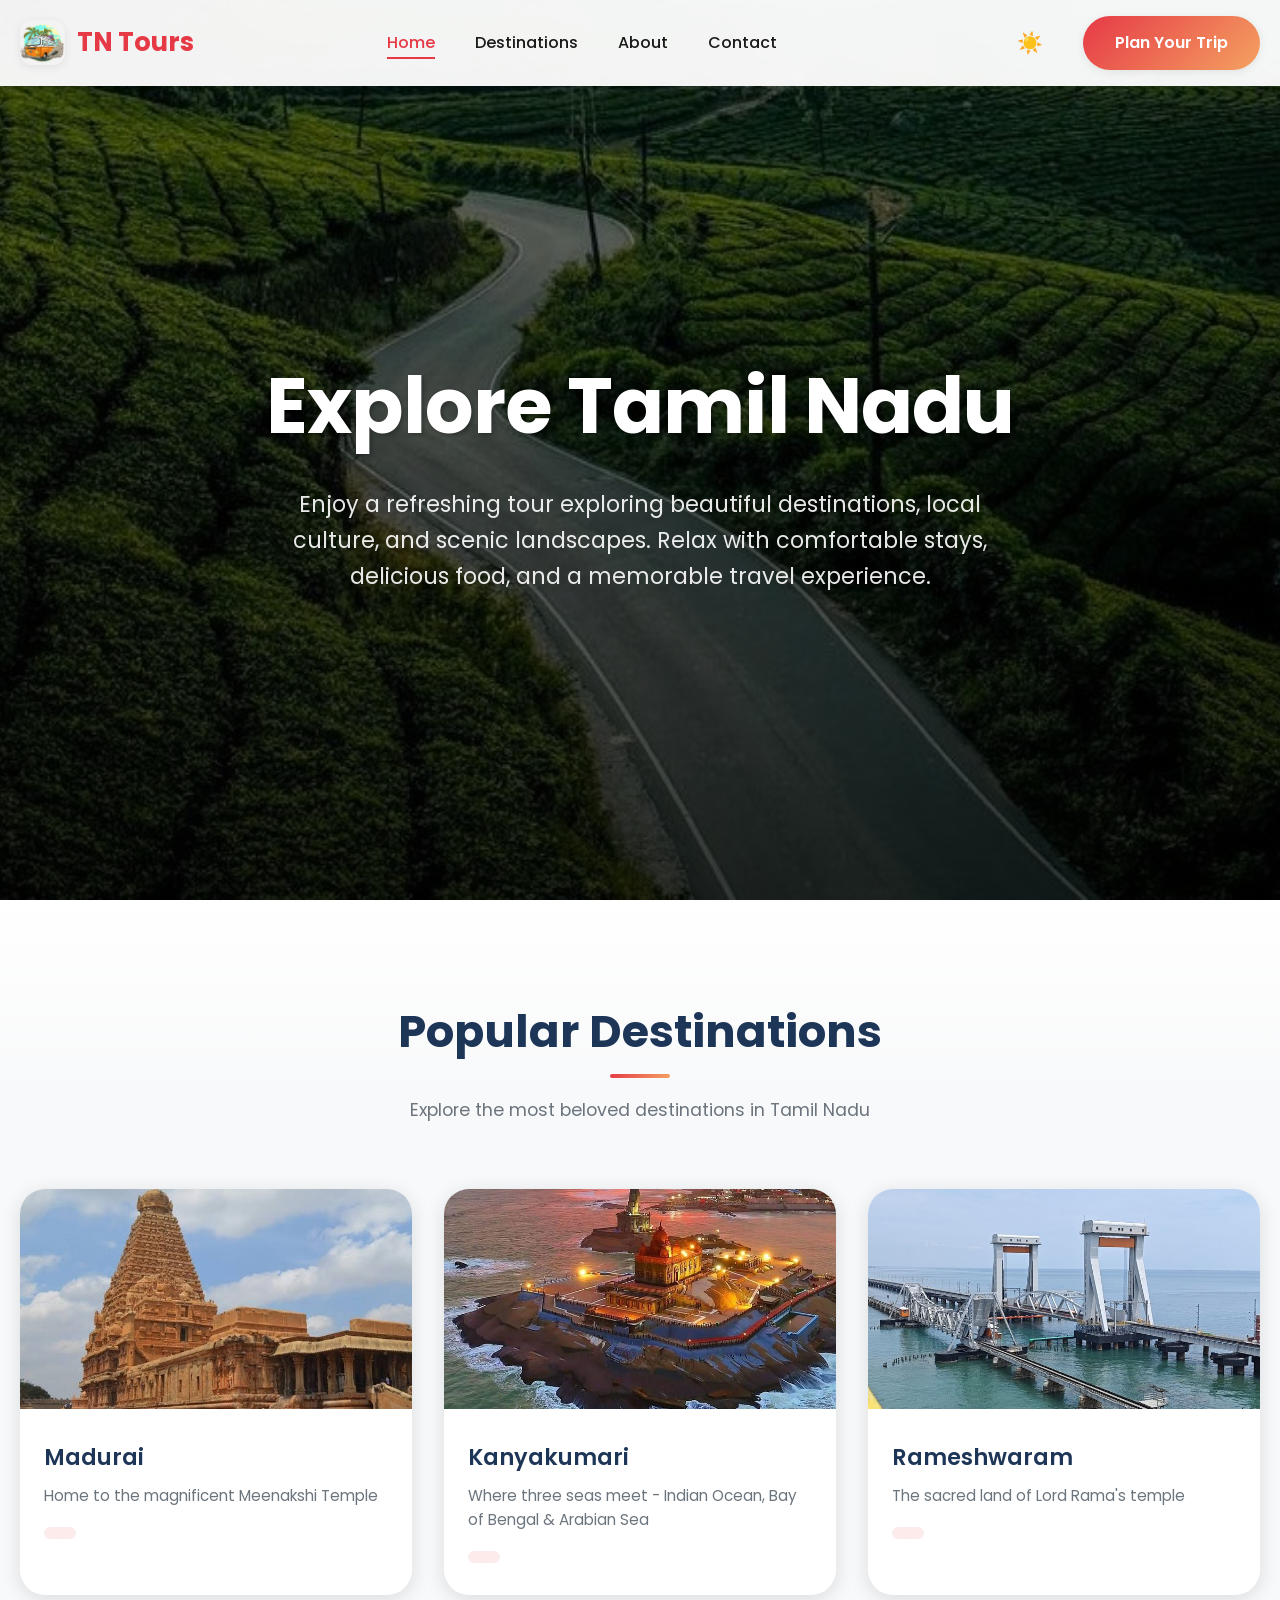
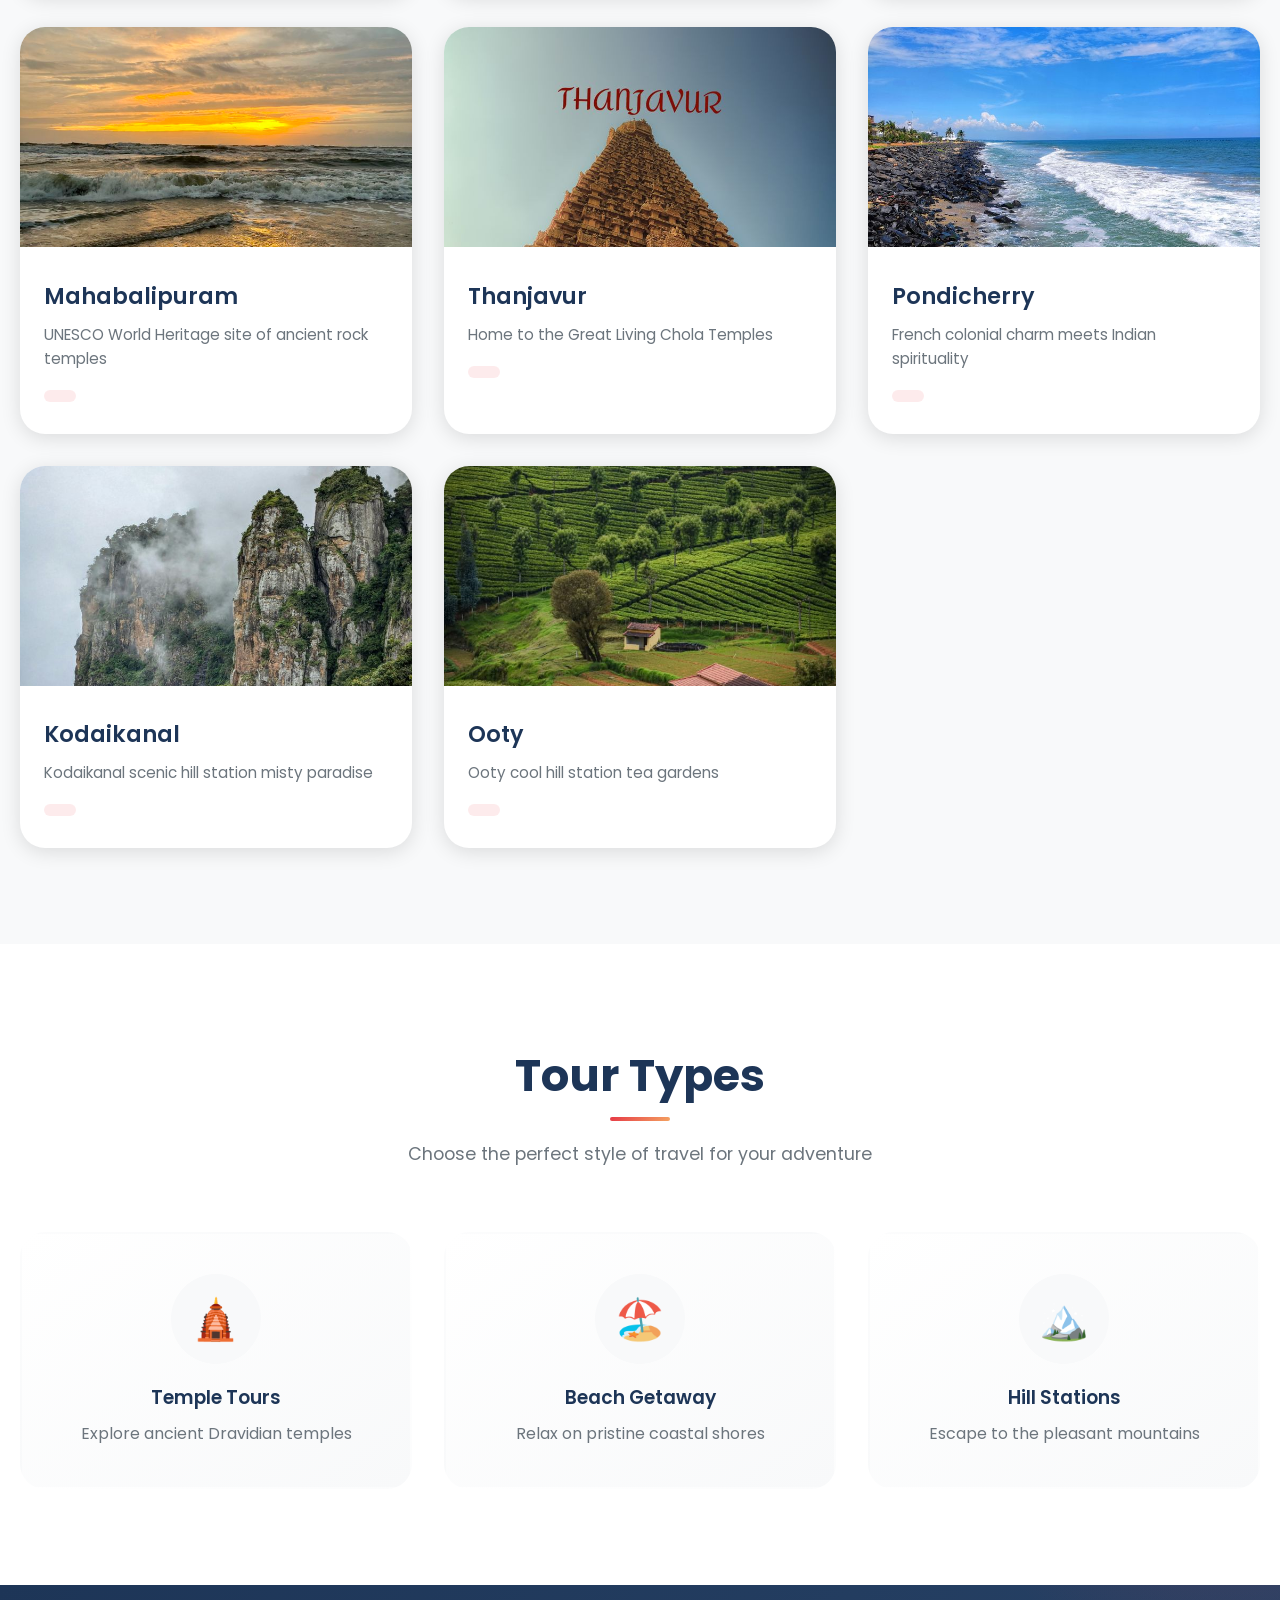
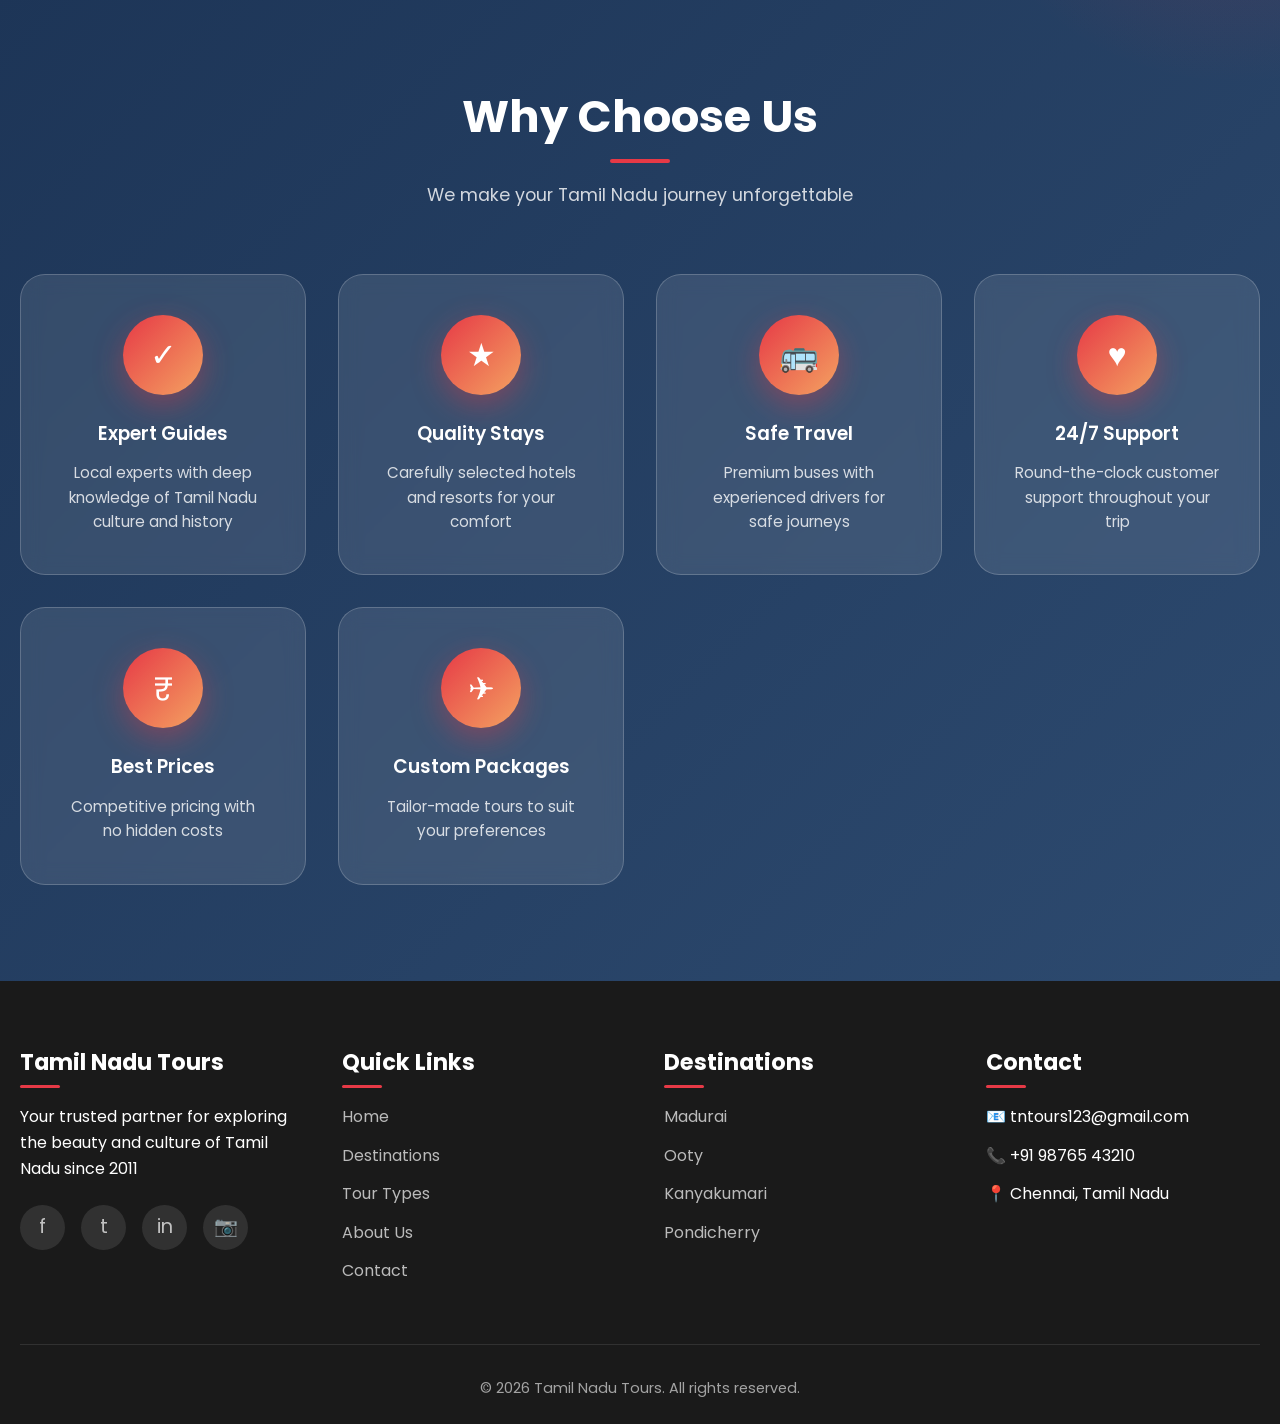
<file: index.html>
<!DOCTYPE html>
<html lang="en">
<head>
    <meta charset="UTF-8">
    <meta name="viewport" content="width=device-width, initial-scale=1.0">
    <title>Tamil Nadu Tour - Explore the Land of Temples</title>
    <meta name="description" content="Discover the ancient temples, pristine beaches, and rich cultural heritage of South India's most enchanting destination">
    <link href="https://fonts.googleapis.com/css2?family=Poppins:wght@300;400;500;600;700&display=swap" rel="stylesheet">
    <link rel="stylesheet" href="./CSS/styles.css">
</head>
<body>
    <div class="loading">
        <div class="loader"></div>
    </div>

    <header>
        <div class="container">
            <nav>
                <a href="./index.html" class="logo">
                    <img src="../IMG/logo.png" alt="Tamil Nadu Tours">
                    TN Tours
                </a>
                <ul class="nav-links">
                    <li><a href="./index.html" class="active">Home</a></li>
                    <li><a href="./index.html#destinations">Destinations</a></li>
                    <li><a href="./PAGES/about.html">About</a></li>
                    <li><a href="./PAGES/contact.html">Contact</a></li>
                    <li><a href="./PAGES/booking.html" class="mobile-cta">Book Now</a></li>
                </ul>
                <div class="nav-actions">
                    <button class="theme-toggle" id="themeToggle" aria-label="Toggle theme">
                        <span class="sun">☀️</span>
                        <span class="moon">🌙</span>
                    </button>
                    <div class="menu-toggle">
                        <span></span>
                        <span></span>
                        <span></span>
                    </div>
                </div>
                <a href="./PAGES/booking.html" class="btn">Plan Your Trip</a>
            </nav>
        </div>
    </header>

    <section class="hero">
        <div class="hero-content">
            <h1>Explore Tamil Nadu</h1>
            <p>Enjoy a refreshing tour exploring beautiful destinations, local culture, and scenic landscapes.
Relax with comfortable stays, delicious food, and a memorable travel experience.</p>
        </div>
    </section>

    <section class="destinations" id="destinations">
        <div class="container">
            <div class="section-title">
                <h2>Popular Destinations</h2>
                <p>Explore the most beloved destinations in Tamil Nadu</p>
            </div>
            
            <div class="destination-grid">
                <div class="destination-card animate-on-scroll stagger-1">
                    <img src="../IMG/Temple.jpg" alt="Madurai">
                    <div class="destination-info">
                        <h3>Madurai</h3>
                        <p>Home to the magnificent Meenakshi Temple</p>
                        <span class="price"></span>
                    </div>
            
                </div>
                
                <div class="destination-card animate-on-scroll stagger-2">
                    <img src="../IMG/Kanyakumari.jpg" alt="Kanyakumari">
                    <div class="destination-info">
                        <h3>Kanyakumari</h3>
                        <p>Where three seas meet - Indian Ocean, Bay of Bengal & Arabian Sea</p>
                        <span class="price"></span>
                    </div>
                </div>
                
                <div class="destination-card animate-on-scroll stagger-3">
                    <img src="../IMG/Rameshwaram.jpg" alt="Rameshwaram">
                    <div class="destination-info">
                        <h3>Rameshwaram</h3>
                        <p>The sacred land of Lord Rama's temple</p>
                        <span class="price"></span>
                    </div>
                </div>
        
                <div class="destination-card animate-on-scroll stagger-4">
                    <img src="../IMG/Mahabalipuram.jpg" alt="Mahabalipuram">
                    <div class="destination-info">
                        <h3>Mahabalipuram</h3>
                        <p>UNESCO World Heritage site of ancient rock temples</p>
                        <span class="price"></span>
                    </div>
                </div>
                
                <div class="destination-card animate-on-scroll stagger-5">
                    <img src="../IMG/Thanjavur.jpg" alt="Thanjavur">
                    <div class="destination-info">
                        <h3>Thanjavur</h3>
                        <p>Home to the Great Living Chola Temples</p>
                        <span class="price"></span>
                    </div>
                </div>
                
                <div class="destination-card animate-on-scroll stagger-6">
                    <img src="../IMG/Pondicherry.jpg" alt="Pondicherry">
                    <div class="destination-info">
                        <h3>Pondicherry</h3>
                        <p>French colonial charm meets Indian spirituality</p>
                        <span class="price"></span>
                    </div>
                </div>

                <div class="destination-card animate-on-scroll stagger-7">
                    <img src="../IMG/Kodaikanal.jpg" alt="Kodaikanal">
                    <div class="destination-info">
                        <h3>Kodaikanal</h3>
                        <p>Kodaikanal scenic hill station misty paradise</p>
                        <span class="price"></span>
                    </div>
                </div>

                <div class="destination-card animate-on-scroll stagger-8">
                    <img src="../IMG/Ooty.jpg" alt="Ooty">
                    <div class="destination-info">
                        <h3>Ooty</h3>
                        <p>Ooty cool hill station tea gardens</p>
                        <span class="price"></span>
                    </div>
                </div>
            </div>
        </div>
    </section>

    <section class="tour-types" id="tour-types">
        <div class="container">
            <div class="section-title">
                <h2>Tour Types</h2>
                <p>Choose the perfect style of travel for your adventure</p>
            </div>

            <div class="type-grid">
                <div class="type-card animate-on-scroll">
                    <span class="icon">🛕</span>
                    <h3>Temple Tours</h3>
                    <p>Explore ancient Dravidian temples</p>
                </div>
                
                <div class="type-card animate-on-scroll">
                    <span class="icon">🏖️</span>
                    <h3>Beach Getaway</h3>
                    <p>Relax on pristine coastal shores</p>
                </div>
                
                <div class="type-card animate-on-scroll">
                    <span class="icon">🏔️</span>
                    <h3>Hill Stations</h3>
                    <p>Escape to the pleasant mountains</p>
                </div>
            </div>
        </div>
    </section>

    <section class="features">
        <div class="container">
            <div class="section-title">
                <h2>Why Choose Us</h2>
                <p>We make your Tamil Nadu journey unforgettable</p>
            </div>
            
            <div class="feature-grid">
                <div class="feature-card animate-on-scroll">
                    <div class="feature-icon">✓</div>
                    <h3>Expert Guides</h3>
                    <p>Local experts with deep knowledge of Tamil Nadu culture and history</p>
                </div>
                
                <div class="feature-card animate-on-scroll">
                    <div class="feature-icon">★</div>
                    <h3>Quality Stays</h3>
                    <p>Carefully selected hotels and resorts for your comfort</p>
                </div>
                
                <div class="feature-card animate-on-scroll">
                    <div class="feature-icon">🚌</div>
                    <h3>Safe Travel</h3>
                    <p>Premium buses with experienced drivers for safe journeys</p>
                </div>
                
                <div class="feature-card animate-on-scroll">
                    <div class="feature-icon">♥</div>
                    <h3>24/7 Support</h3>
                    <p>Round-the-clock customer support throughout your trip</p>
                </div>
                
                <div class="feature-card animate-on-scroll">
                    <div class="feature-icon">₹</div>
                    <h3>Best Prices</h3>
                    <p>Competitive pricing with no hidden costs</p>
                </div>
                
                <div class="feature-card animate-on-scroll">
                    <div class="feature-icon">✈</div>
                    <h3>Custom Packages</h3>
                    <p>Tailor-made tours to suit your preferences</p>
                </div>
            </div>
        </div>
    </section>

    <footer>
        <div class="container">
            <div class="footer-grid">
                <div class="footer-col">
                    <h3>Tamil Nadu Tours</h3>
                    <p>Your trusted partner for exploring the beauty and culture of Tamil Nadu since 2011</p>
                    <div class="social-links">
                        <a href="#">f</a>
                        <a href="#">t</a>
                        <a href="#">in</a>
                        <a href="#">📷</a>
                    </div>
                </div>
                
                <div class="footer-col">
                    <h3>Quick Links</h3>
                    <ul>
                        <li><a href="#">Home</a></li>
                        <li><a href="#destinations">Destinations</a></li>
                        <li><a href="#tour-types">Tour Types</a></li>
                        <li><a href="./PAGES/about.html">About Us</a></li>
                        <li><a href="./PAGES/contact.html">Contact</a></li>
                    </ul>
                </div>
                
                <div class="footer-col">
                    <h3>Destinations</h3>
                    <ul>
                        <li><a href="#">Madurai</a></li>
                        <li><a href="#">Ooty</a></li>
                        <li><a href="#">Kanyakumari</a></li>
                        <li><a href="#">Pondicherry</a></li>
                    </ul>
                </div>
                
                <div class="footer-col">
                    <h3>Contact</h3>
                    <ul>
                        <li>📧 tntours123@gmail.com</li>
                        <li>📞 +91 98765 43210</li>
                        <li>📍 Chennai, Tamil Nadu</li>
                    </ul>
                </div>
            </div>
            
            <div class="footer-bottom">
                <p>© 2026 Tamil Nadu Tours. All rights reserved.</p>
            </div>
        </div>
    </footer>
    <script src="./JS/script.js"></script>
</body>
</html>
</file>
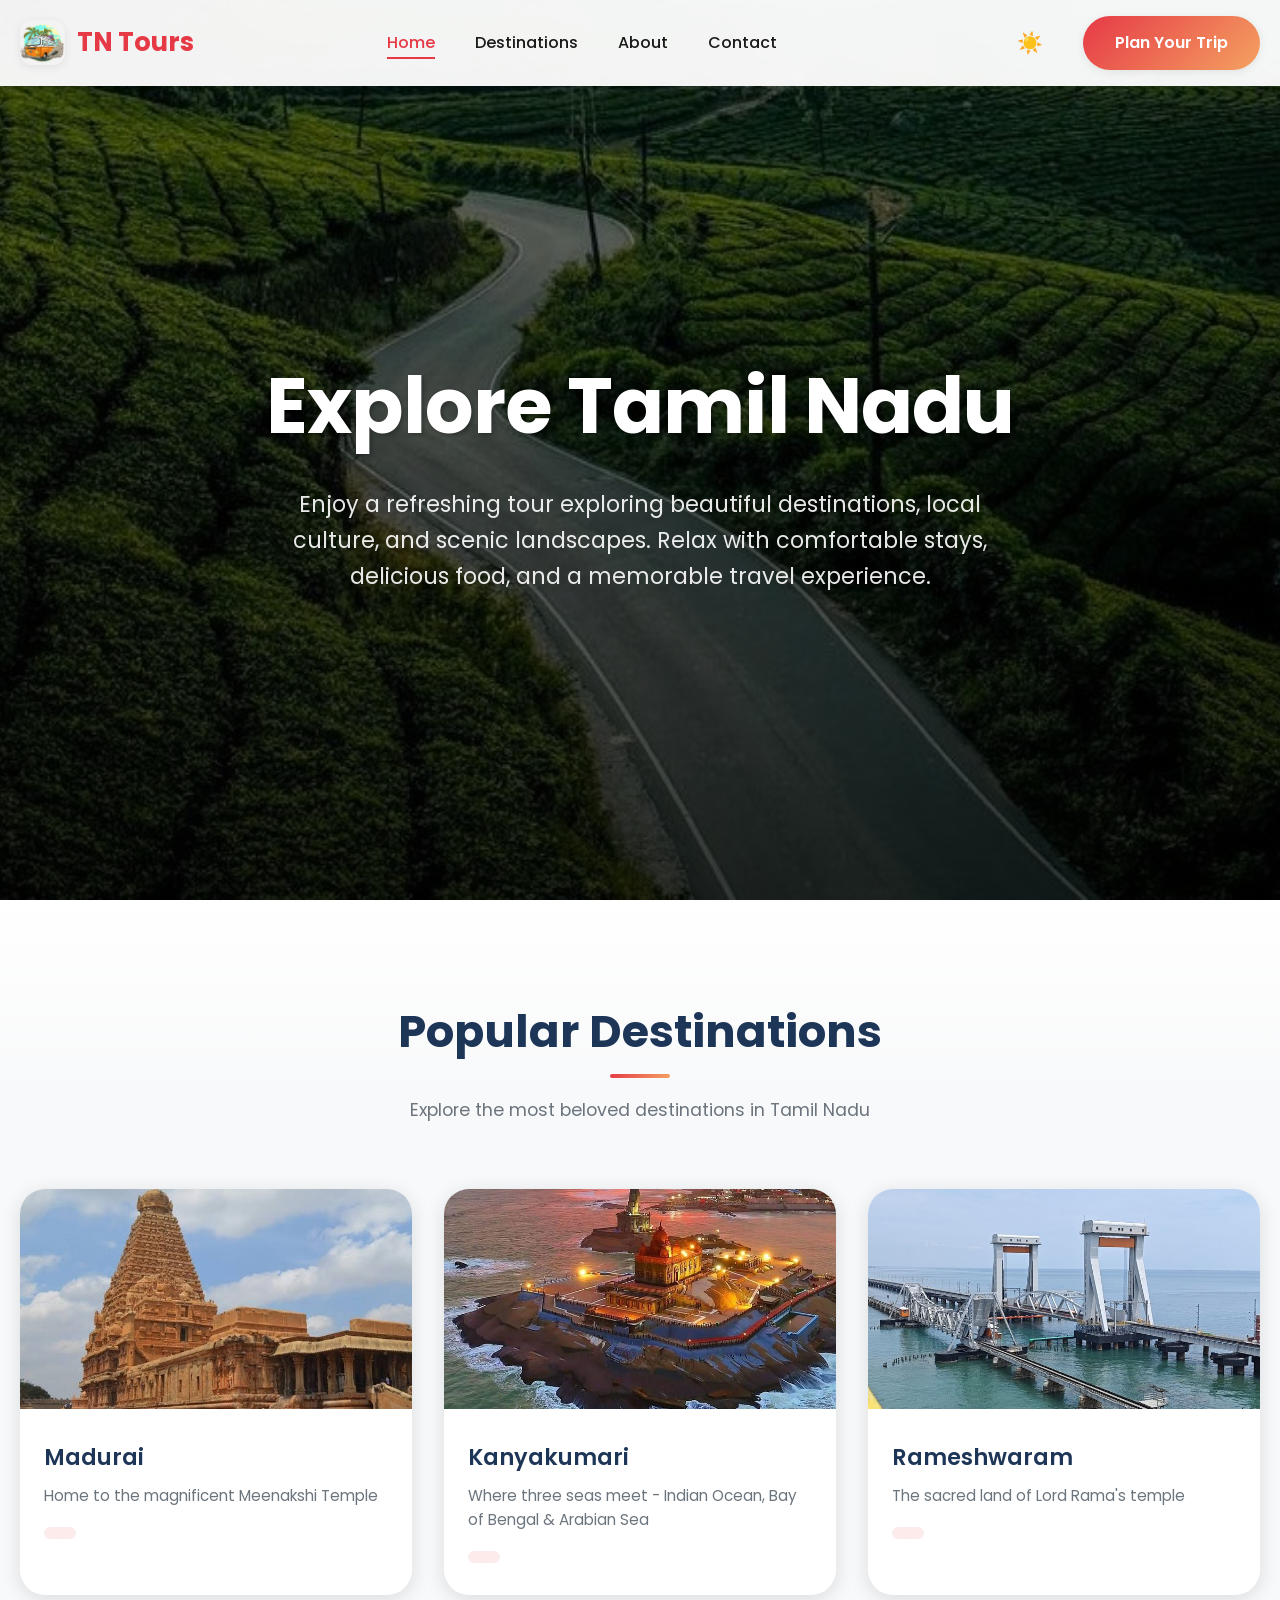
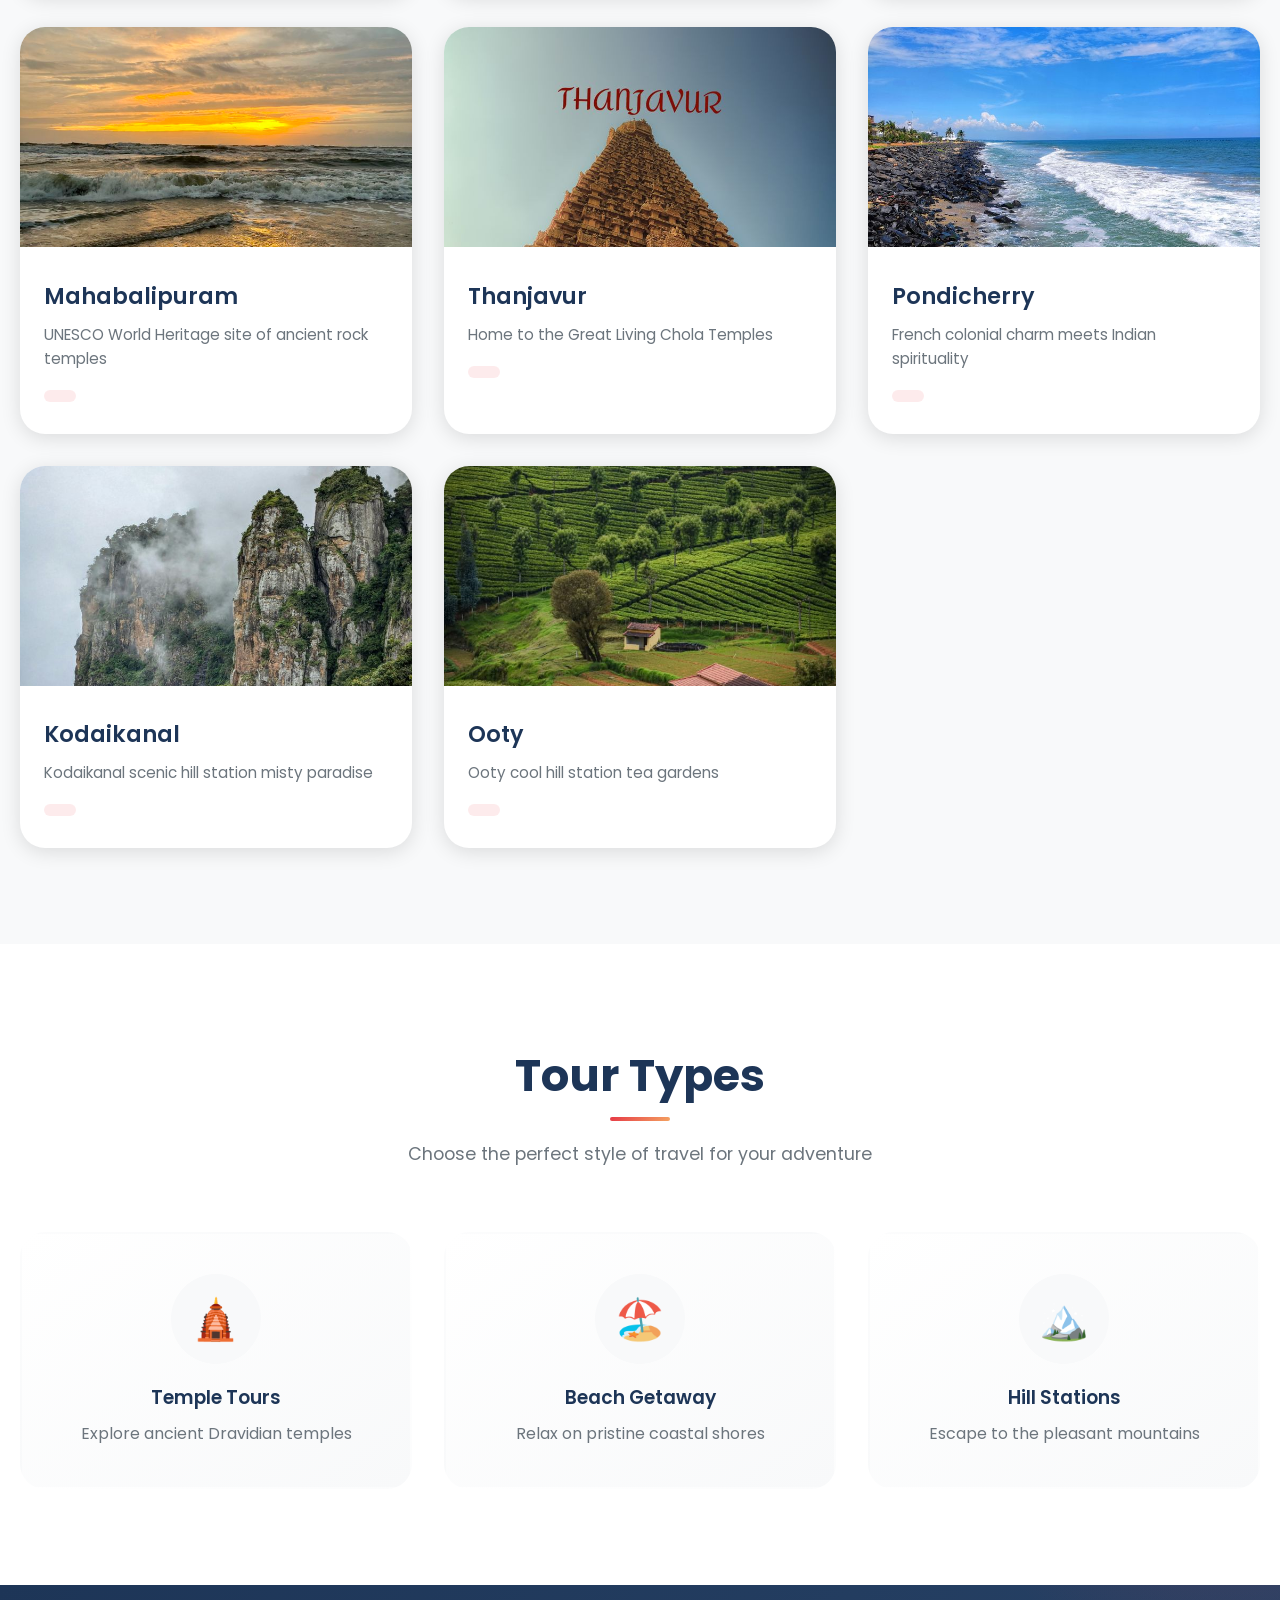
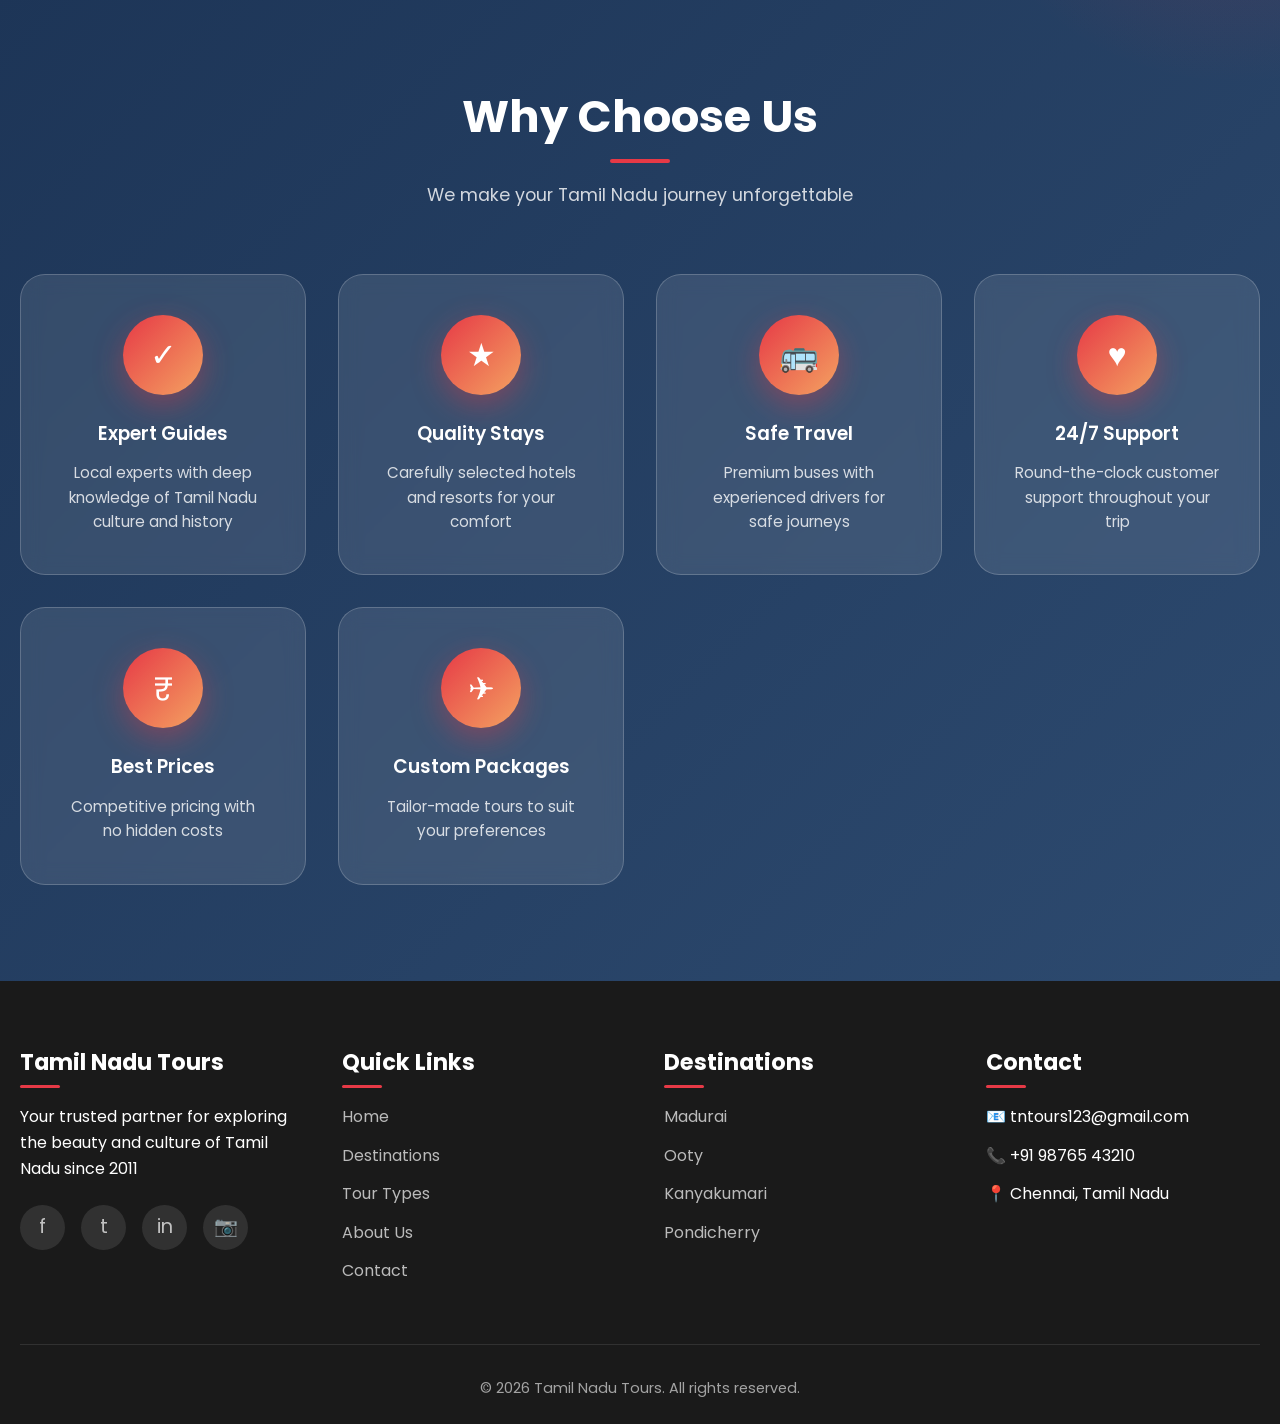
<file: PAGES/index.html>
<!DOCTYPE html>
<html lang="en">
<head>
    <meta charset="UTF-8">
    <meta name="viewport" content="width=device-width, initial-scale=1.0">
    <title>Tamil Nadu Tour - Explore the Land of Temples</title>
    <meta name="description" content="Discover the ancient temples, pristine beaches, and rich cultural heritage of South India's most enchanting destination">
    <link href="https://fonts.googleapis.com/css2?family=Poppins:wght@300;400;500;600;700&display=swap" rel="stylesheet">
    <link rel="stylesheet" href="../CSS/styles.css">
</head>
<body>
    <div class="loading">
        <div class="loader"></div>
    </div>

    <header>
        <div class="container">
            <nav>
                <a href="#" class="logo">
                    <img src="../IMG/logo.png" alt="Tamil Nadu Tours">
                    TN Tours
                </a>
                <ul class="nav-links">
                    <li><a href="index.html" class="active">Home</a></li>
                    <li><a href="#destinations">Destinations</a></li>
                    <li><a href="about.html">About</a></li>
                    <li><a href="contact.html">Contact</a></li>
                    <li><a href="booking.html" class="mobile-cta">Book Now</a></li>
                </ul>
                <div class="nav-actions">
                    <button class="theme-toggle" id="themeToggle" aria-label="Toggle theme">
                        <span class="sun">☀️</span>
                        <span class="moon">🌙</span>
                    </button>
                    <div class="menu-toggle">
                        <span></span>
                        <span></span>
                        <span></span>
                    </div>
                </div>
                <a href="booking.html" class="btn">Plan Your Trip</a>
            </nav>
        </div>
    </header>

    <section class="hero">
        <div class="hero-content">
            <h1>Explore Tamil Nadu</h1>
            <p>Enjoy a refreshing tour exploring beautiful destinations, local culture, and scenic landscapes.
Relax with comfortable stays, delicious food, and a memorable travel experience.</p>
        </div>
    </section>

    <section class="destinations" id="destinations">
        <div class="container">
            <div class="section-title">
                <h2>Popular Destinations</h2>
                <p>Explore the most beloved destinations in Tamil Nadu</p>
            </div>
            
            <div class="destination-grid">
                <div class="destination-card animate-on-scroll stagger-1">
                    <img src="../IMG/Temple.jpg" alt="Madurai">
                    <div class="destination-info">
                        <h3>Madurai</h3>
                        <p>Home to the magnificent Meenakshi Temple</p>
                        <span class="price"></span>
                    </div>
            
                </div>
                
                <div class="destination-card animate-on-scroll stagger-2">
                    <img src="../IMG/Kanyakumari.jpg" alt="Kanyakumari">
                    <div class="destination-info">
                        <h3>Kanyakumari</h3>
                        <p>Where three seas meet - Indian Ocean, Bay of Bengal & Arabian Sea</p>
                        <span class="price"></span>
                    </div>
                </div>
                
                <div class="destination-card animate-on-scroll stagger-3">
                    <img src="../IMG/Rameshwaram.jpg" alt="Rameshwaram">
                    <div class="destination-info">
                        <h3>Rameshwaram</h3>
                        <p>The sacred land of Lord Rama's temple</p>
                        <span class="price"></span>
                    </div>
                </div>
        
                <div class="destination-card animate-on-scroll stagger-4">
                    <img src="../IMG/Mahabalipuram.jpg" alt="Mahabalipuram">
                    <div class="destination-info">
                        <h3>Mahabalipuram</h3>
                        <p>UNESCO World Heritage site of ancient rock temples</p>
                        <span class="price"></span>
                    </div>
                </div>
                
                <div class="destination-card animate-on-scroll stagger-5">
                    <img src="../IMG/Thanjavur.jpg" alt="Thanjavur">
                    <div class="destination-info">
                        <h3>Thanjavur</h3>
                        <p>Home to the Great Living Chola Temples</p>
                        <span class="price"></span>
                    </div>
                </div>
                
                <div class="destination-card animate-on-scroll stagger-6">
                    <img src="../IMG/Pondicherry.jpg" alt="Pondicherry">
                    <div class="destination-info">
                        <h3>Pondicherry</h3>
                        <p>French colonial charm meets Indian spirituality</p>
                        <span class="price"></span>
                    </div>
                </div>

                <div class="destination-card animate-on-scroll stagger-7">
                    <img src="../IMG/Kodaikanal.jpg" alt="Kodaikanal">
                    <div class="destination-info">
                        <h3>Kodaikanal</h3>
                        <p>Kodaikanal scenic hill station misty paradise</p>
                        <span class="price"></span>
                    </div>
                </div>

                <div class="destination-card animate-on-scroll stagger-8">
                    <img src="../IMG/Ooty.jpg" alt="Ooty">
                    <div class="destination-info">
                        <h3>Ooty</h3>
                        <p>Ooty cool hill station tea gardens</p>
                        <span class="price"></span>
                    </div>
                </div>
            </div>
        </div>
    </section>

    <section class="tour-types" id="tour-types">
        <div class="container">
            <div class="section-title">
                <h2>Tour Types</h2>
                <p>Choose the perfect style of travel for your adventure</p>
            </div>

            <div class="type-grid">
                <div class="type-card animate-on-scroll">
                    <span class="icon">🛕</span>
                    <h3>Temple Tours</h3>
                    <p>Explore ancient Dravidian temples</p>
                </div>
                
                <div class="type-card animate-on-scroll">
                    <span class="icon">🏖️</span>
                    <h3>Beach Getaway</h3>
                    <p>Relax on pristine coastal shores</p>
                </div>
                
                <div class="type-card animate-on-scroll">
                    <span class="icon">🏔️</span>
                    <h3>Hill Stations</h3>
                    <p>Escape to the pleasant mountains</p>
                </div>
            </div>
        </div>
    </section>

    <section class="features">
        <div class="container">
            <div class="section-title">
                <h2>Why Choose Us</h2>
                <p>We make your Tamil Nadu journey unforgettable</p>
            </div>
            
            <div class="feature-grid">
                <div class="feature-card animate-on-scroll">
                    <div class="feature-icon">✓</div>
                    <h3>Expert Guides</h3>
                    <p>Local experts with deep knowledge of Tamil Nadu culture and history</p>
                </div>
                
                <div class="feature-card animate-on-scroll">
                    <div class="feature-icon">★</div>
                    <h3>Quality Stays</h3>
                    <p>Carefully selected hotels and resorts for your comfort</p>
                </div>
                
                <div class="feature-card animate-on-scroll">
                    <div class="feature-icon">🚌</div>
                    <h3>Safe Travel</h3>
                    <p>Premium buses with experienced drivers for safe journeys</p>
                </div>
                
                <div class="feature-card animate-on-scroll">
                    <div class="feature-icon">♥</div>
                    <h3>24/7 Support</h3>
                    <p>Round-the-clock customer support throughout your trip</p>
                </div>
                
                <div class="feature-card animate-on-scroll">
                    <div class="feature-icon">₹</div>
                    <h3>Best Prices</h3>
                    <p>Competitive pricing with no hidden costs</p>
                </div>
                
                <div class="feature-card animate-on-scroll">
                    <div class="feature-icon">✈</div>
                    <h3>Custom Packages</h3>
                    <p>Tailor-made tours to suit your preferences</p>
                </div>
            </div>
        </div>
    </section>

    <footer>
        <div class="container">
            <div class="footer-grid">
                <div class="footer-col">
                    <h3>Tamil Nadu Tours</h3>
                    <p>Your trusted partner for exploring the beauty and culture of Tamil Nadu since 2011</p>
                    <div class="social-links">
                        <a href="#">f</a>
                        <a href="#">t</a>
                        <a href="#">in</a>
                        <a href="#">📷</a>
                    </div>
                </div>
                
                <div class="footer-col">
                    <h3>Quick Links</h3>
                    <ul>
                        <li><a href="#">Home</a></li>
                        <li><a href="#destinations">Destinations</a></li>
                        <li><a href="#tour-types">Tour Types</a></li>
                        <li><a href="about.html">About Us</a></li>
                        <li><a href="contact.html">Contact</a></li>
                    </ul>
                </div>
                
                <div class="footer-col">
                    <h3>Destinations</h3>
                    <ul>
                        <li><a href="#">Madurai</a></li>
                        <li><a href="#">Ooty</a></li>
                        <li><a href="#">Kanyakumari</a></li>
                        <li><a href="#">Pondicherry</a></li>
                    </ul>
                </div>
                
                <div class="footer-col">
                    <h3>Contact</h3>
                    <ul>
                        <li>📧 tntours123@gmail.com</li>
                        <li>📞 +91 98765 43210</li>
                        <li>📍 Chennai, Tamil Nadu</li>
                    </ul>
                </div>
            </div>
            
            <div class="footer-bottom">
                <p>© 2026 Tamil Nadu Tours. All rights reserved.</p>
            </div>
        </div>
    </footer>
    <script src="../JS/script.js"></script>
</body>
</html>
</file>
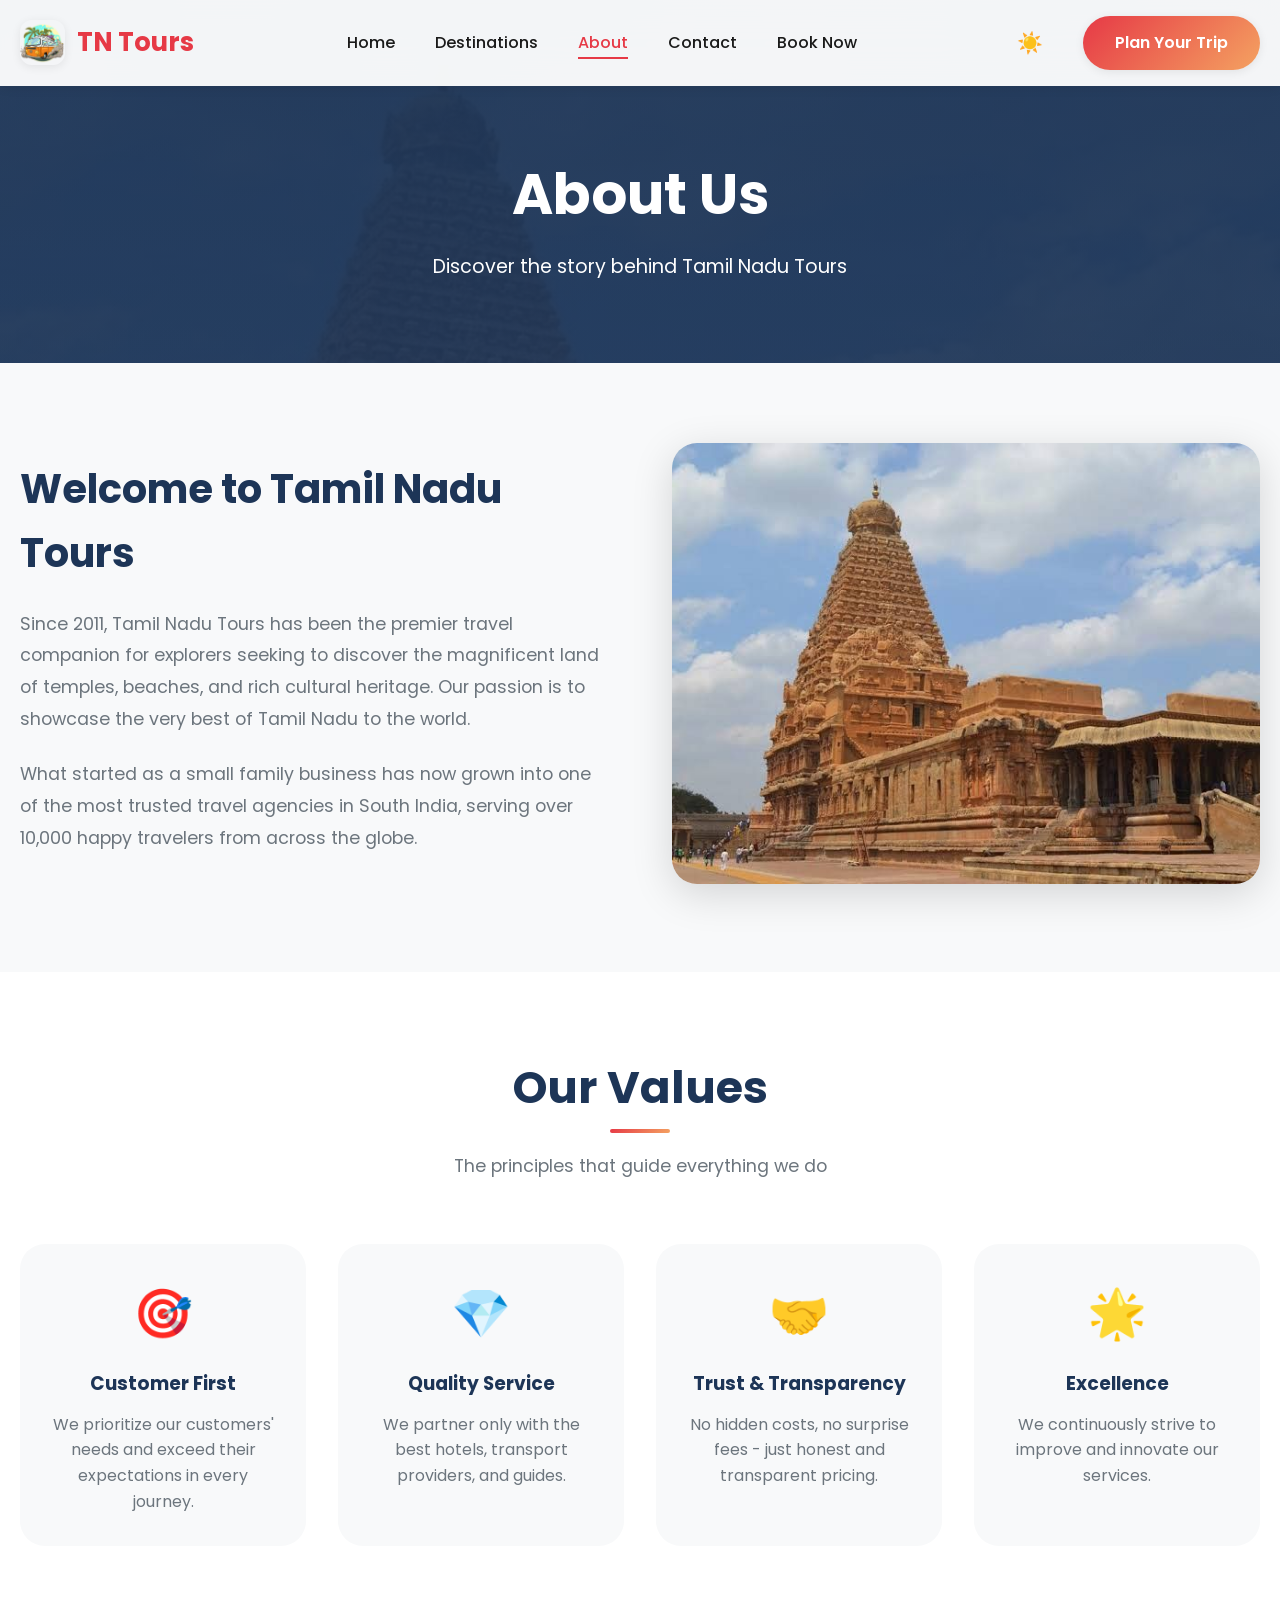
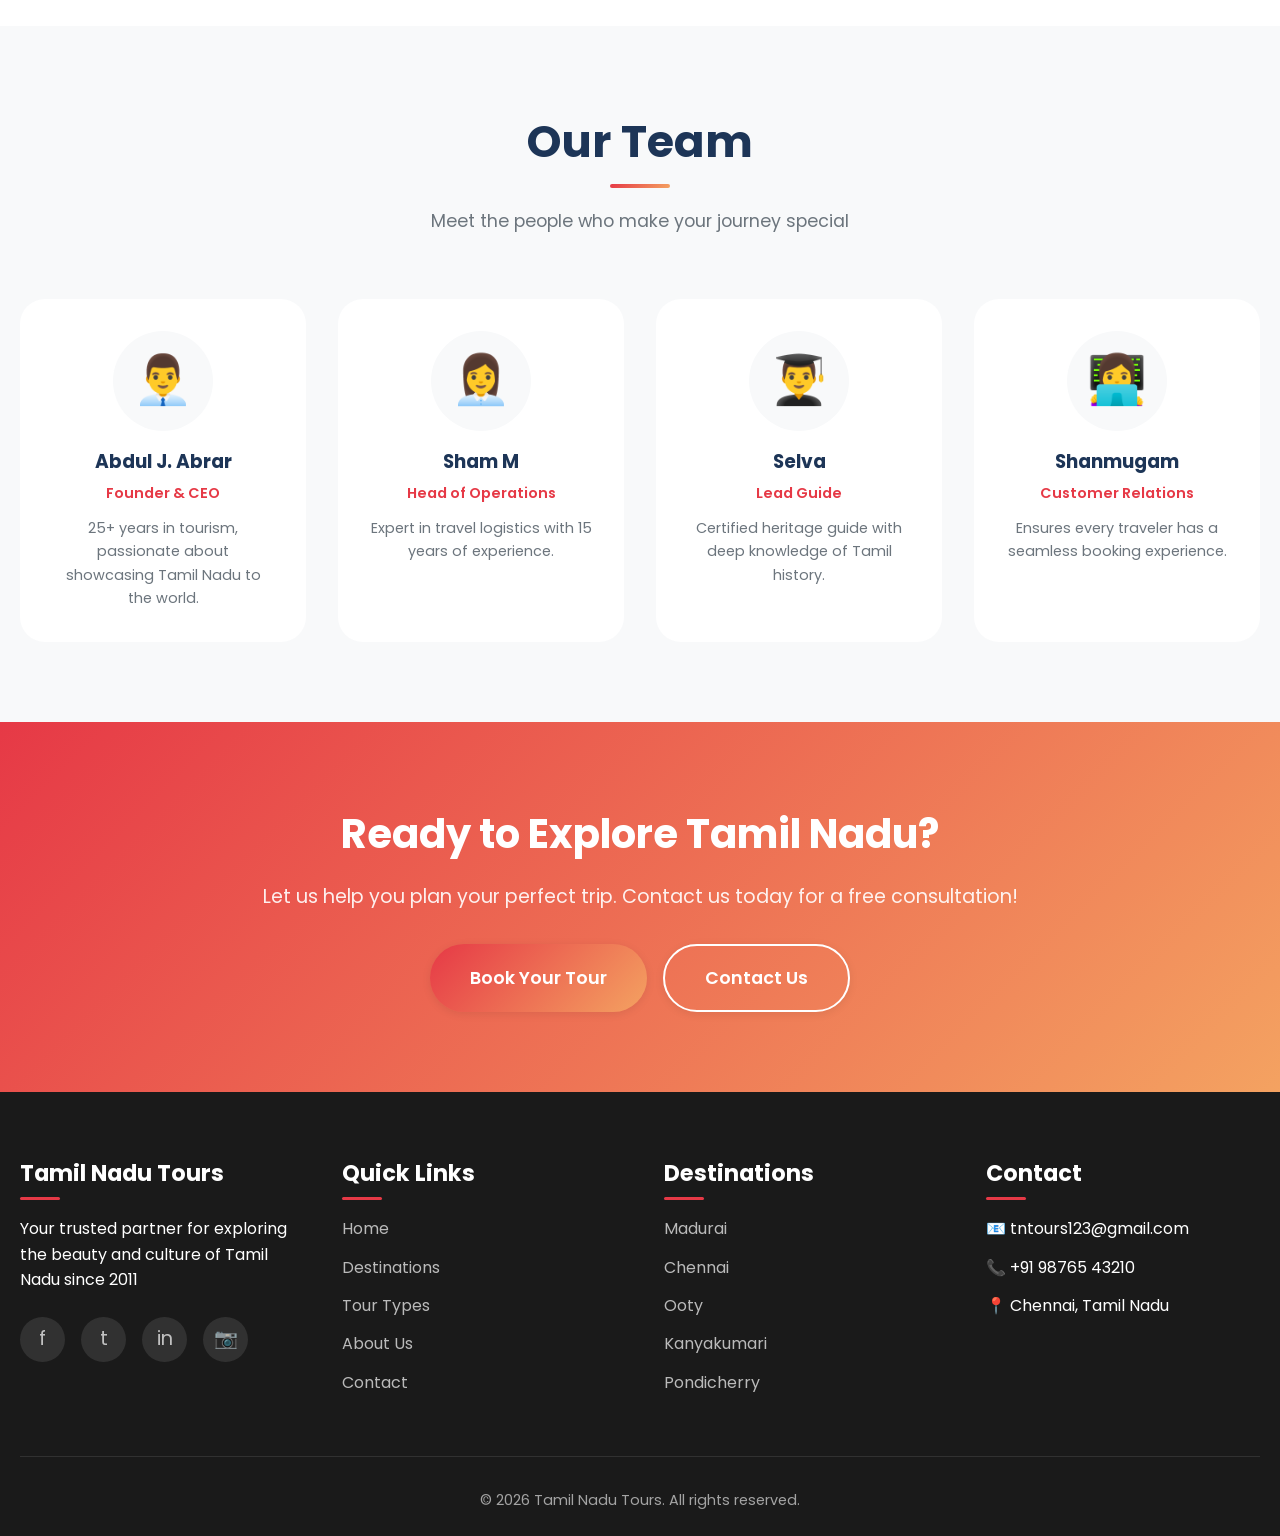
<file: PAGES/about.html>
<!DOCTYPE html>
<html lang="en">
<head>
    <meta charset="UTF-8">
    <meta name="viewport" content="width=device-width, initial-scale=1.0">
    <title>About Us - Tamil Nadu Tours</title>
    <meta name="description" content="Learn about Tamil Nadu Tours - Your trusted travel partner since 2011">
    <link href="https://fonts.googleapis.com/css2?family=Poppins:wght@300;400;500;600;700&display=swap" rel="stylesheet">
    <link rel="stylesheet" href="../CSS/styles.css">
</head>
<body>
    <div class="loading">
        <div class="loader"></div>
    </div>

    <header>
        <div class="container">
            <nav>
                <a href="../index.html" class="logo">
                    <img src="../IMG/logo.png" alt="Tamil Nadu Tours">
                    TN Tours
                </a>
                <ul class="nav-links">
                    <li><a href="../index.html">Home</a></li>
                    <li><a href="../index.html#destinations">Destinations</a></li>
                    <li><a href="./about.html" class="active">About</a></li>
                    <li><a href="./contact.html">Contact</a></li>
                    <li><a href="./booking.html">Book Now</a></li>
                </ul>
                <div class="nav-actions">
                    <button class="theme-toggle" id="themeToggle" aria-label="Toggle theme">
                        <span class="sun">☀️</span>
                        <span class="moon">🌙</span>
                    </button>
                    <div class="menu-toggle">
                        <span></span>
                        <span></span>
                        <span></span>
                    </div>
                </div>
                <a href="./booking.html" class="btn">Plan Your Trip</a>
            </nav>
        </div>
    </header>

    <section class="page-header">
        <div class="container">
            <h1>About Us</h1>
            <p>Discover the story behind Tamil Nadu Tours</p>
        </div>
    </section>

    <section class="about-intro">
        <div class="container">
            <div class="about-grid">
                <div class="about-content animate-on-scroll">
                    <h2>Welcome to Tamil Nadu Tours</h2>
                    <p>Since 2011, Tamil Nadu Tours has been the premier travel companion for explorers seeking to discover the magnificent land of temples, beaches, and rich cultural heritage. Our passion is to showcase the very best of Tamil Nadu to the world.</p>
                    <p>What started as a small family business has now grown into one of the most trusted travel agencies in South India, serving over 10,000 happy travelers from across the globe.</p>
                    
                    
                </div>
                <div class="about-image animate-on-scroll">
                    <img src="../IMG/Temple.jpg" alt="Tamil Nadu Temple">
                </div>
            </div>
        </div>
    </section>

    <section class="about-values">
        <div class="container">
            <div class="section-title">
                <h2>Our Values</h2>
                <p>The principles that guide everything we do</p>
            </div>
            
            <div class="values-grid">
                <div class="value-card animate-on-scroll">
                    <div class="value-icon">🎯</div>
                    <h3>Customer First</h3>
                    <p>We prioritize our customers' needs and exceed their expectations in every journey.</p>
                </div>
                
                <div class="value-card animate-on-scroll">
                    <div class="value-icon">💎</div>
                    <h3>Quality Service</h3>
                    <p>We partner only with the best hotels, transport providers, and guides.</p>
                </div>
                
                <div class="value-card animate-on-scroll">
                    <div class="value-icon">🤝</div>
                    <h3>Trust & Transparency</h3>
                    <p>No hidden costs, no surprise fees - just honest and transparent pricing.</p>
                </div>
                
                <div class="value-card animate-on-scroll">
                    <div class="value-icon">🌟</div>
                    <h3>Excellence</h3>
                    <p>We continuously strive to improve and innovate our services.</p>
                </div>
            </div>
        </div>
    </section>

    <section class="about-team">
        <div class="container">
            <div class="section-title">
                <h2>Our Team</h2>
                <p>Meet the people who make your journey special</p>
            </div>
            
            <div class="team-grid">
                <div class="team-card animate-on-scroll">
                    <div class="team-image">
                        <span class="avatar">👨‍💼</span>
                    </div>
                    <h3>Abdul J. Abrar</h3>
                    <p class="role">Founder & CEO</p>
                    <p>25+ years in tourism, passionate about showcasing Tamil Nadu to the world.</p>
                </div>
                
                <div class="team-card animate-on-scroll">
                    <div class="team-image">
                        <span class="avatar">👩‍💼</span>
                    </div>
                    <h3>Sham M</h3>
                    <p class="role">Head of Operations</p>
                    <p>Expert in travel logistics with 15 years of experience.</p>
                </div>
                
                <div class="team-card animate-on-scroll">
                    <div class="team-image">
                        <span class="avatar">👨‍🎓</span>
                    </div>
                    <h3>Selva</h3>
                    <p class="role">Lead Guide</p>
                    <p>Certified heritage guide with deep knowledge of Tamil history.</p>
                </div>
                
                <div class="team-card animate-on-scroll">
                    <div class="team-image">
                        <span class="avatar">👩‍💻</span>
                    </div>
                    <h3>Shanmugam</h3>
                    <p class="role">Customer Relations</p>
                    <p>Ensures every traveler has a seamless booking experience.</p>
                </div>
            </div>
        </div>
    </section>

    <section class="about-cta">
        <div class="container">
            <div class="cta-content animate-on-scroll">
                <h2>Ready to Explore Tamil Nadu?</h2>
                <p>Let us help you plan your perfect trip. Contact us today for a free consultation!</p>
                <div class="cta-buttons">
                    <a href="./booking.html" class="btn btn-lg">Book Your Tour</a>
                    <a href="./contact.html" class="btn btn-lg btn-outline">Contact Us</a>
                </div>
            </div>
        </div>
    </section>

    <footer>
        <div class="container">
            <div class="footer-grid">
                <div class="footer-col">
                    <h3>Tamil Nadu Tours</h3>
                    <p>Your trusted partner for exploring the beauty and culture of Tamil Nadu since 2011</p>
                    <div class="social-links">
                        <a href="#">f</a>
                        <a href="#">t</a>
                        <a href="#">in</a>
                        <a href="#">📷</a>
                    </div>
                </div>
                
                <div class="footer-col">
                    <h3>Quick Links</h3>
                    <ul>
                        <li><a href="../index.html">Home</a></li>
                        <li><a href="../index.html#destinations">Destinations</a></li>
                        <li><a href="../index.html#tour-types">Tour Types</a></li>
                        <li><a href="./about.html">About Us</a></li>
                        <li><a href="./contact.html">Contact</a></li>
                    </ul>
                </div>
                
                <div class="footer-col">
                    <h3>Destinations</h3>
                    <ul>
                        <li><a href="#">Madurai</a></li>
                        <li><a href="#">Chennai</a></li>
                        <li><a href="#">Ooty</a></li>
                        <li><a href="#">Kanyakumari</a></li>
                        <li><a href="#">Pondicherry</a></li>
                    </ul>
                </div>
                
                <div class="footer-col">
                    <h3>Contact</h3>
                    <ul>
                        <li>📧 tntours123@gmail.com</li>
                        <li>📞 +91 98765 43210</li>
                        <li>📍 Chennai, Tamil Nadu</li>
                    </ul>
                </div>
            </div>
            
            <div class="footer-bottom">
                <p>© 2026 Tamil Nadu Tours. All rights reserved.</p>
            </div>
        </div>
    </footer>

    <script src="../JS/script.js"></script>
</body>
</html>
</file>
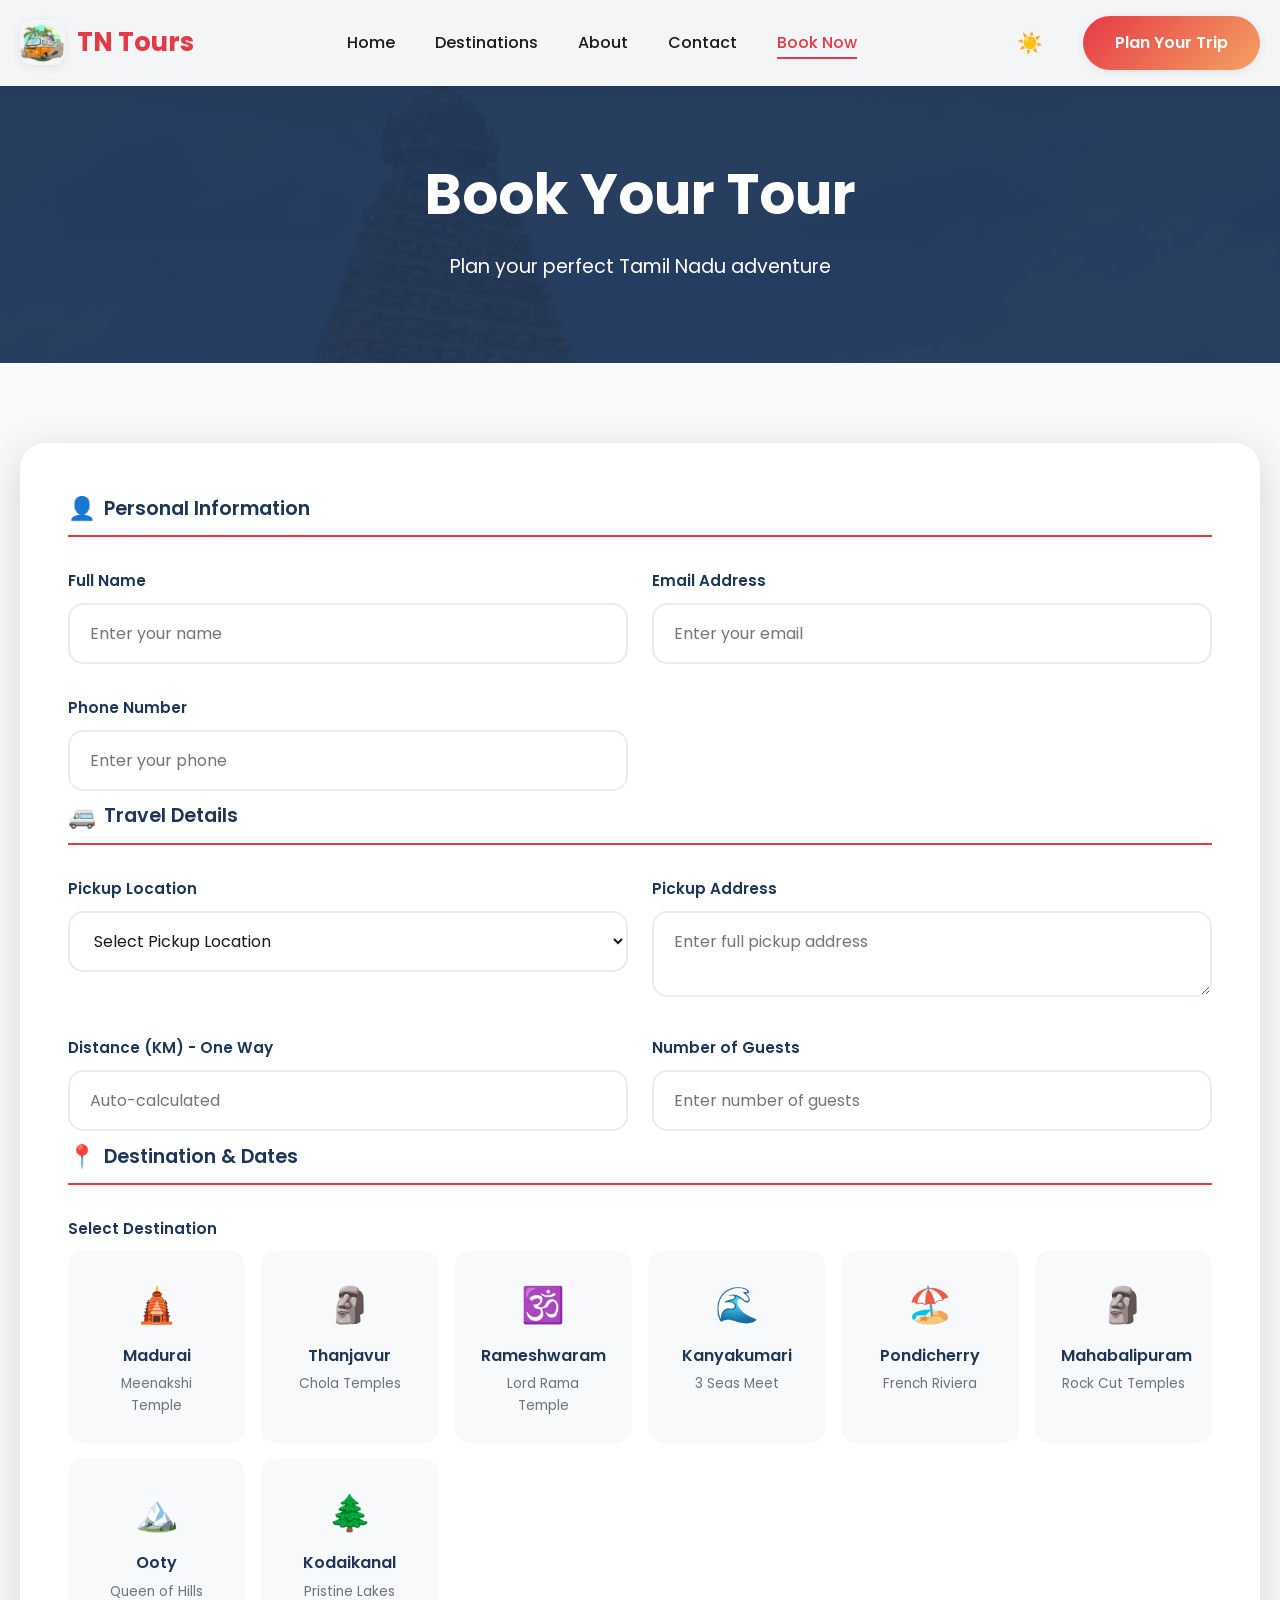
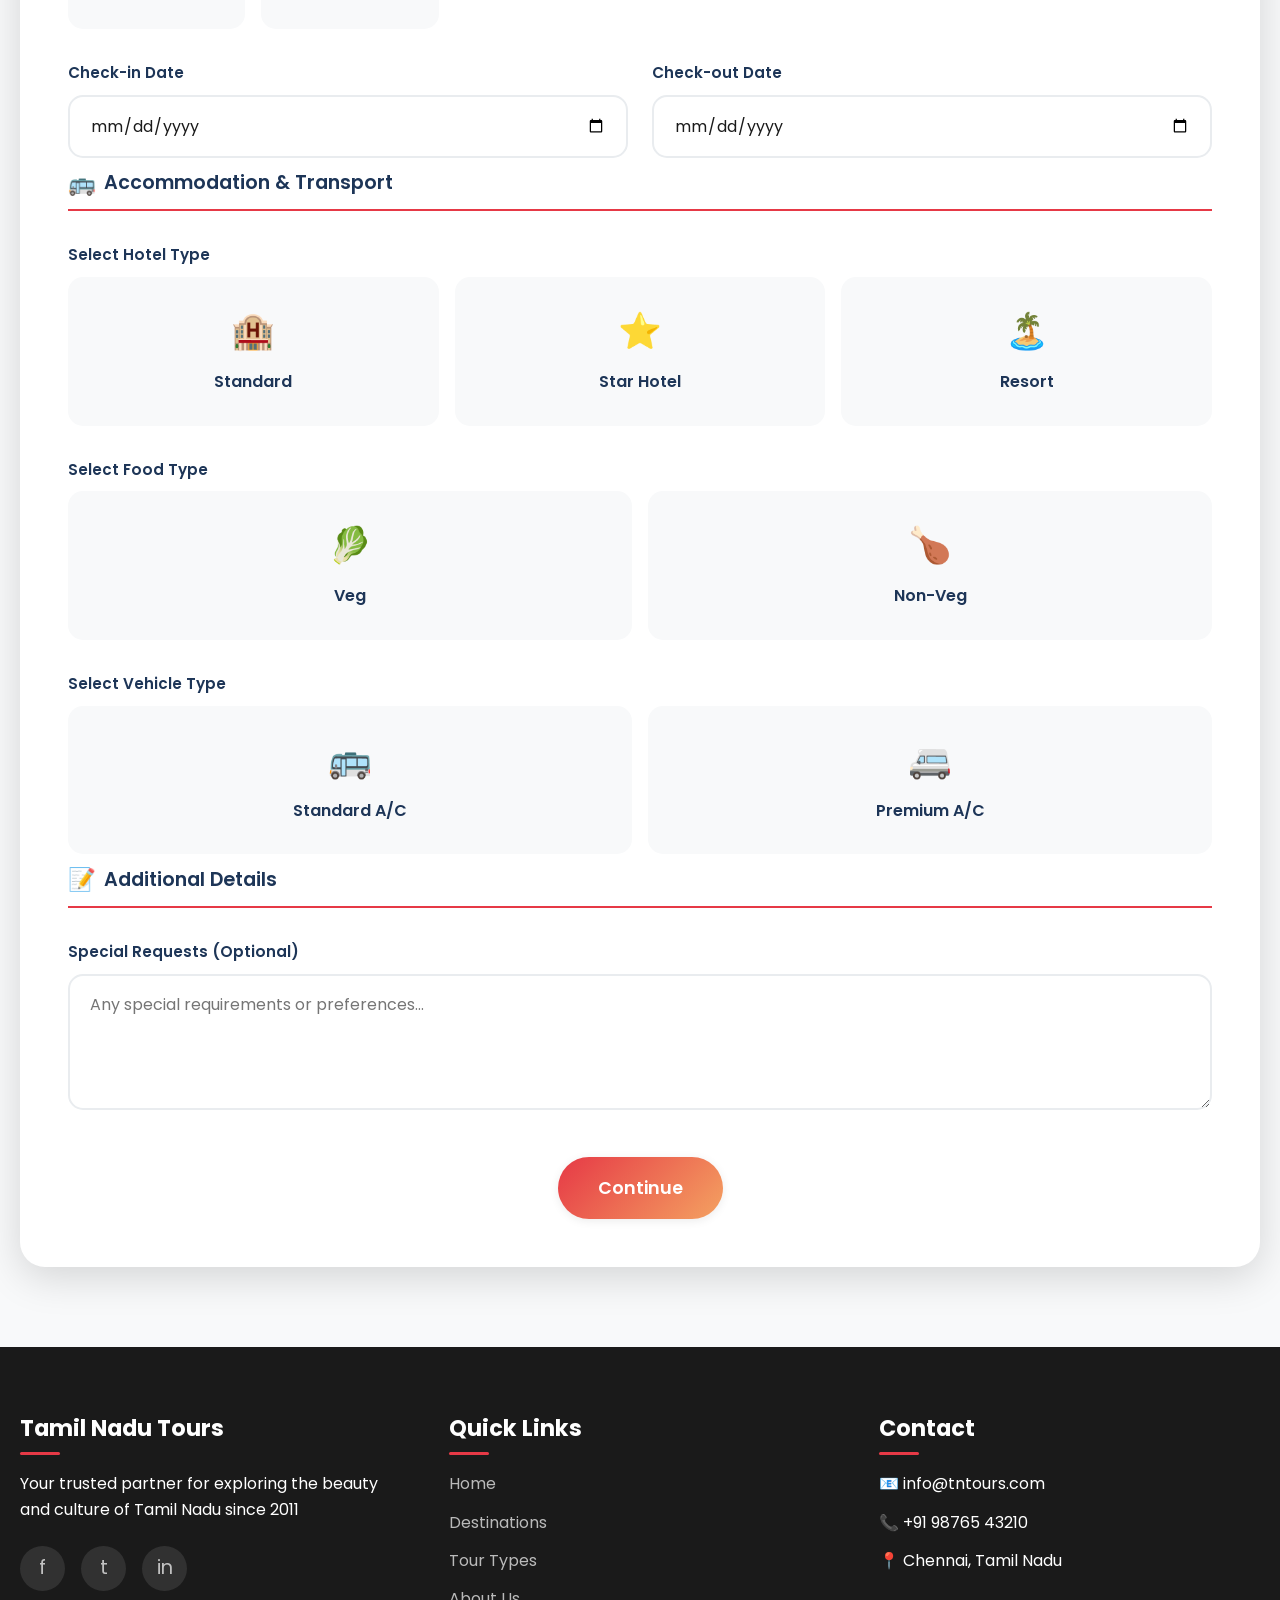
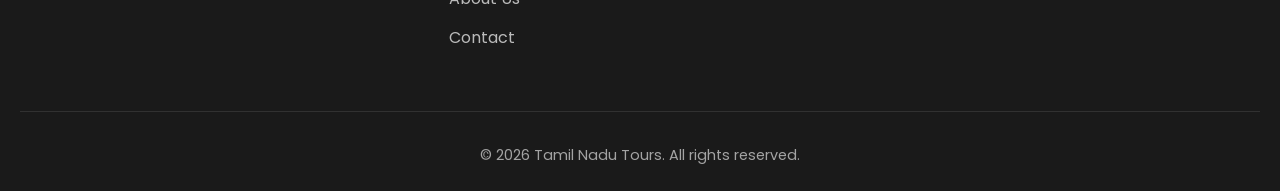
<file: PAGES/booking.html>
<!DOCTYPE html>
<html lang="en">
<head>
    <meta charset="UTF-8">
    <meta name="viewport" content="width=device-width, initial-scale=1.0">
    <title>Book Your Tour - Tamil Nadu Tours</title>
    <meta name="description" content="Book your perfect Tamil Nadu tour - Customizable packages for every traveler">
    <link href="https://fonts.googleapis.com/css2?family=Poppins:wght@300;400;500;600;700&display=swap" rel="stylesheet">
    <link rel="stylesheet" href="../CSS/styles.css">
</head>
<body>
    <div class="loading">
        <div class="loader"></div>
    </div>

    <header>
        <div class="container">
            <nav>
                <a href="../index.html" class="logo">
                    <img src="../IMG/logo.png" alt="Tamil Nadu Tours">
                    TN Tours
                </a>
                <ul class="nav-links">
                    <li><a href="../index.html">Home</a></li>
                    <li><a href="../index.html#destinations">Destinations</a></li>
                    <li><a href="./about.html">About</a></li>
                    <li><a href="./contact.html">Contact</a></li>
                    <li><a href="./booking.html" class="active">Book Now</a></li>
                </ul>
                <div class="nav-actions">
                    <button class="theme-toggle" id="themeToggle" aria-label="Toggle theme">
                        <span class="sun">☀️</span>
                        <span class="moon">🌙</span>
                    </button>
                    <div class="menu-toggle">
                        <span></span>
                        <span></span>
                        <span></span>
                    </div>
                </div>
                <a href="./booking.html" class="btn">Plan Your Trip</a>
            </nav>
        </div>
    </header>

    <section class="page-header">
        <div class="container">
            <h1>Book Your Tour</h1>
            <p>Plan your perfect Tamil Nadu adventure</p>
        </div>
    </section>

    <section class="booking-section">
        <div class="container">
            <form class="booking-form" id="bookingForm">
                <div class="form-grid">
                    <h3 class="section-heading"><span class="icon">👤</span> Personal Information</h3>
                    
                    <div class="form-group">
                        <label for="name">Full Name</label>
                        <input type="text" id="name" name="name" placeholder="Enter your name" required>
                    </div>
                    
                    <div class="form-group">
                        <label for="email">Email Address</label>
                        <input type="email" id="email" name="email" placeholder="Enter your email" required>
                    </div>
                    
                    <div class="form-group">
                        <label for="phone">Phone Number</label>
                        <input type="tel" id="phone" name="phone" placeholder="Enter your phone" required>
                    </div>
                </div>

                <div class="form-grid">
                    <h3 class="section-heading"><span class="icon">🚐</span> Travel Details</h3>
                    
                    <div class="form-group">
                        <label for="pickupLocation">Pickup Location</label>
                        <select id="pickupLocation" name="pickupLocation" required>
                            <option value="">Select Pickup Location</option>
                            <option value="chennai">Chennai</option>
                            <option value="coimbatore">Coimbatore</option>
                            <option value="madurai">Madurai</option>
                            <option value="trichy">Trichy</option>
                            <option value="salem">Salem</option>
                            <option value="tirunelveli">Tirunelveli</option>
                            <option value="vellore">Vellore</option>
                            <option value="thanjavur">Thanjavur</option>
                            <option value="dindigul">Dindigul</option>
                            <option value="tiruppur">Tiruppur</option>
                            <option value="erode">Erode</option>
                            <option value="nagapattinam">Nagapattinam</option>
                            <option value="namakkal">Namakkal</option>
                            <option value="karur">Karur</option>
                            <option value="virudhunagar">Virudhunagar</option>
                            <option value="ramanathapuram">Ramanathapuram</option>
                            <option value="theni">Theni</option>
                            <option value="kanyakumari">Kanyakumari</option>
                            <option value="pondicherry">Pondicherry</option>
                            <option value="other">Other</option>
                        </select>
                    </div>
                    
                    <div class="form-group" id="otherLocationGroup" style="display: none;">
                        <label for="otherLocation">Enter Pickup Location</label>
                        <input type="text" id="otherLocation" name="otherLocation" placeholder="Enter your city name">
                    </div>
                    
                    <div class="form-group">
                        <label for="pickupAddress">Pickup Address</label>
                        <textarea id="pickupAddress" name="pickupAddress" rows="2" placeholder="Enter full pickup address" required></textarea>
                    </div>
                    
                    <div class="form-group">
                        <label for="distance">Distance (KM) - One Way</label>
                        <input type="number" id="distance" name="distance" min="1" placeholder="Auto-calculated" readonly>
                    </div>
                    
                    <div class="form-group">
                        <label for="guests">Number of Guests</label>
                        <input type="number" id="guests" name="guests" min="1" max="50" placeholder="Enter number of guests" required>
                    </div>
                </div>

                <div class="form-grid">
                    <h3 class="section-heading"><span class="icon">📍</span> Destination & Dates</h3>
                    
                    <div class="form-group full-width">
                        <label>Select Destination</label>
                        <div class="selection-grid" id="locationSelect">
                            <div class="selection-card" data-value="madurai">
                                <span class="icon">🛕</span>
                                <h4>Madurai</h4>
                                <p>Meenakshi Temple</p>
                            </div>
                            <div class="selection-card" data-value="thanjavur">
                                <span class="icon">🗿</span>
                                <h4>Thanjavur</h4>
                                <p>Chola Temples</p>
                            </div>
                            <div class="selection-card" data-value="rameshwaram">
                                <span class="icon">🕉️</span>
                                <h4>Rameshwaram</h4>
                                <p>Lord Rama Temple</p>
                            </div>
                            <div class="selection-card" data-value="kanyakumari">
                                <span class="icon">🌊</span>
                                <h4>Kanyakumari</h4>
                                <p>3 Seas Meet</p>
                            </div>
                            <div class="selection-card" data-value="pondicherry">
                                <span class="icon">🏖️</span>
                                <h4>Pondicherry</h4>
                                <p>French Riviera</p>
                            </div>
                            <div class="selection-card" data-value="mahabalipuram">
                                <span class="icon">🗿</span>
                                <h4>Mahabalipuram</h4>
                                <p>Rock Cut Temples</p>
                            </div>
                            <div class="selection-card" data-value="ooty">
                                <span class="icon">🏔️</span>
                                <h4>Ooty</h4>
                                <p>Queen of Hills</p>
                            </div>
                            <div class="selection-card" data-value="kodaikanal">
                                <span class="icon">🌲</span>
                                <h4>Kodaikanal</h4>
                                <p>Pristine Lakes</p>
                            </div>
                        </div>
                    </div>
                    
                    <div class="form-group">
                        <label for="checkin">Check-in Date</label>
                        <input type="date" id="checkin" name="checkin" required>
                    </div>
                    
                    <div class="form-group">
                        <label for="checkout">Check-out Date</label>
                        <input type="date" id="checkout" name="checkout" required>
                    </div>
                </div>

                <div class="form-grid">
                    <h3 class="section-heading"><span class="icon">🚌</span> Accommodation & Transport</h3>
                    
                    <div class="form-group full-width">
                        <label>Select Hotel Type</label>
                        <div class="selection-grid" id="hotelSelect">
                            <div class="selection-card" data-value="standard">
                                <span class="icon">🏨</span>
                                <h4>Standard</h4>
                            </div>
                            <div class="selection-card" data-value="3star">
                                <span class="icon">⭐</span>
                                <h4>Star Hotel</h4>
                            </div>
                            <div class="selection-card" data-value="resort">
                                <span class="icon">🏝️</span>
                                <h4>Resort</h4>
                            </div>
                        </div>
                    </div>
                    
                    <div class="form-group full-width">
                        <label>Select Food Type</label>
                        <div class="selection-grid" id="foodSelect">
                            <div class="selection-card" data-value="veg">
                                <span class="icon">🥬</span>
                                <h4>Veg</h4>
                            </div>
                            <div class="selection-card" data-value="nonveg">
                                <span class="icon">🍗</span>
                                <h4>Non-Veg</h4>
                            </div>
                        </div>
                    </div>
                    
                    <div class="form-group full-width">
                        <label>Select Vehicle Type</label>
                        <div class="selection-grid" id="busSelect">
                            <div class="selection-card" data-value="standard">
                                <span class="icon">🚌</span>
                                <h4>Standard A/C</h4>
                            </div>
                            <div class="selection-card" data-value="premium">
                                <span class="icon">🚐</span>
                                <h4>Premium A/C</h4>
                            </div>
                        </div>
                    </div>
                </div>

                <div class="form-grid">
                    <h3 class="section-heading"><span class="icon">📝</span> Additional Details</h3>
                    
                    <div class="form-group full-width">
                        <label for="requests">Special Requests (Optional)</label>
                        <textarea id="requests" name="requests" rows="4" placeholder="Any special requirements or preferences..."></textarea>
                    </div>
                </div>
                
                <div style="text-align: center; margin-top: 2rem;">
                    <button type="submit" class="btn btn-lg">Continue</button>
                </div>
            </form>
        </div>
    </section>

    <footer>
        <div class="container">
            <div class="footer-grid">
                <div class="footer-col">
                    <h3>Tamil Nadu Tours</h3>
                    <p>Your trusted partner for exploring the beauty and culture of Tamil Nadu since 2011</p>
                    <div class="social-links">
                        <a href="#">f</a>
                        <a href="#">t</a>
                        <a href="#">in</a>
                    </div>
                </div>
                
                <div class="footer-col">
                    <h3>Quick Links</h3>
                    <ul>
                        <li><a href="../index.html">Home</a></li>
                        <li><a href="../index.html#destinations">Destinations</a></li>
                        <li><a href="../index.html#tour-types">Tour Types</a></li>
                        <li><a href="./about.html">About Us</a></li>
                        <li><a href="./contact.html">Contact</a></li>
                    </ul>
                </div>
                
                <div class="footer-col">
                    <h3>Contact</h3>
                    <ul>
                        <li>📧 info@tntours.com</li>
                        <li>📞 +91 98765 43210</li>
                        <li>📍 Chennai, Tamil Nadu</li>
                    </ul>
                </div>
            </div>
            
            <div class="footer-bottom">
                <p>© 2026 Tamil Nadu Tours. All rights reserved.</p>
            </div>
        </div>
    </footer>

    <script src="../JS/script.js"></script>
</body>
</html>
</file>
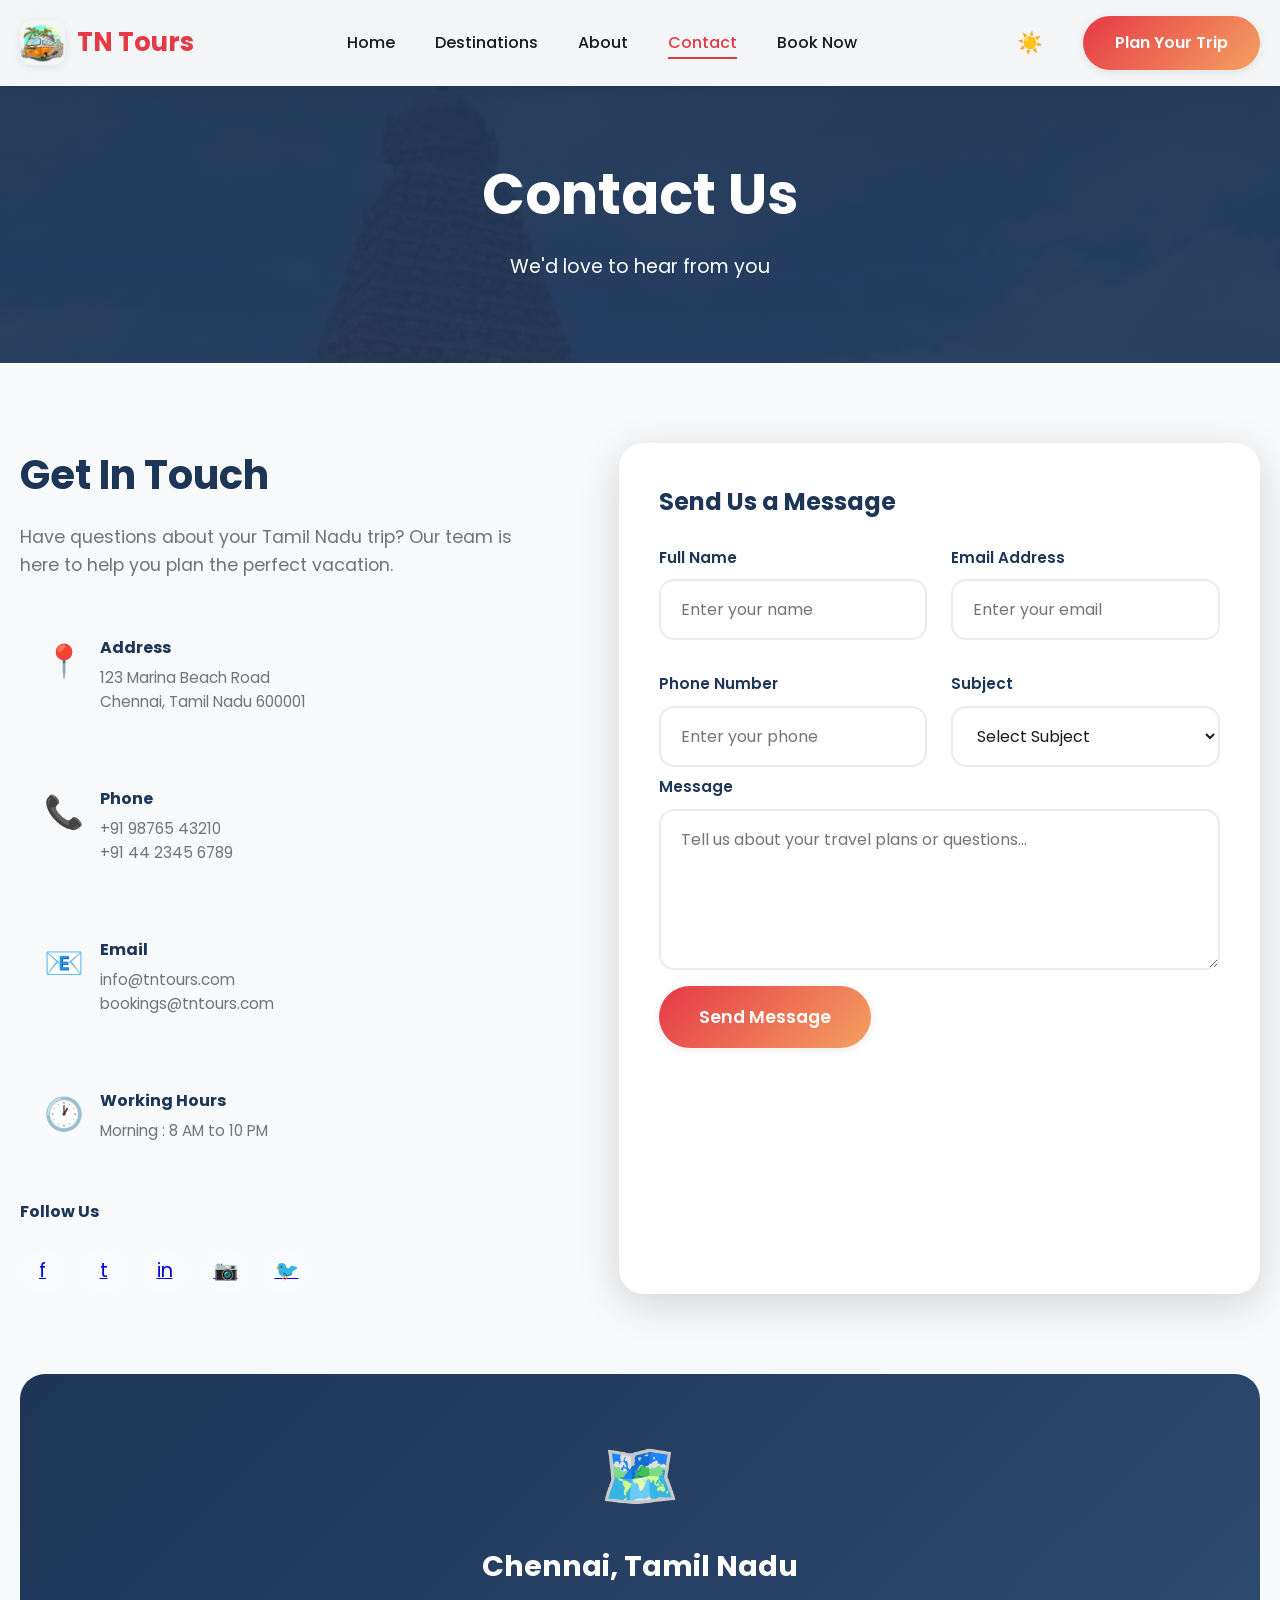
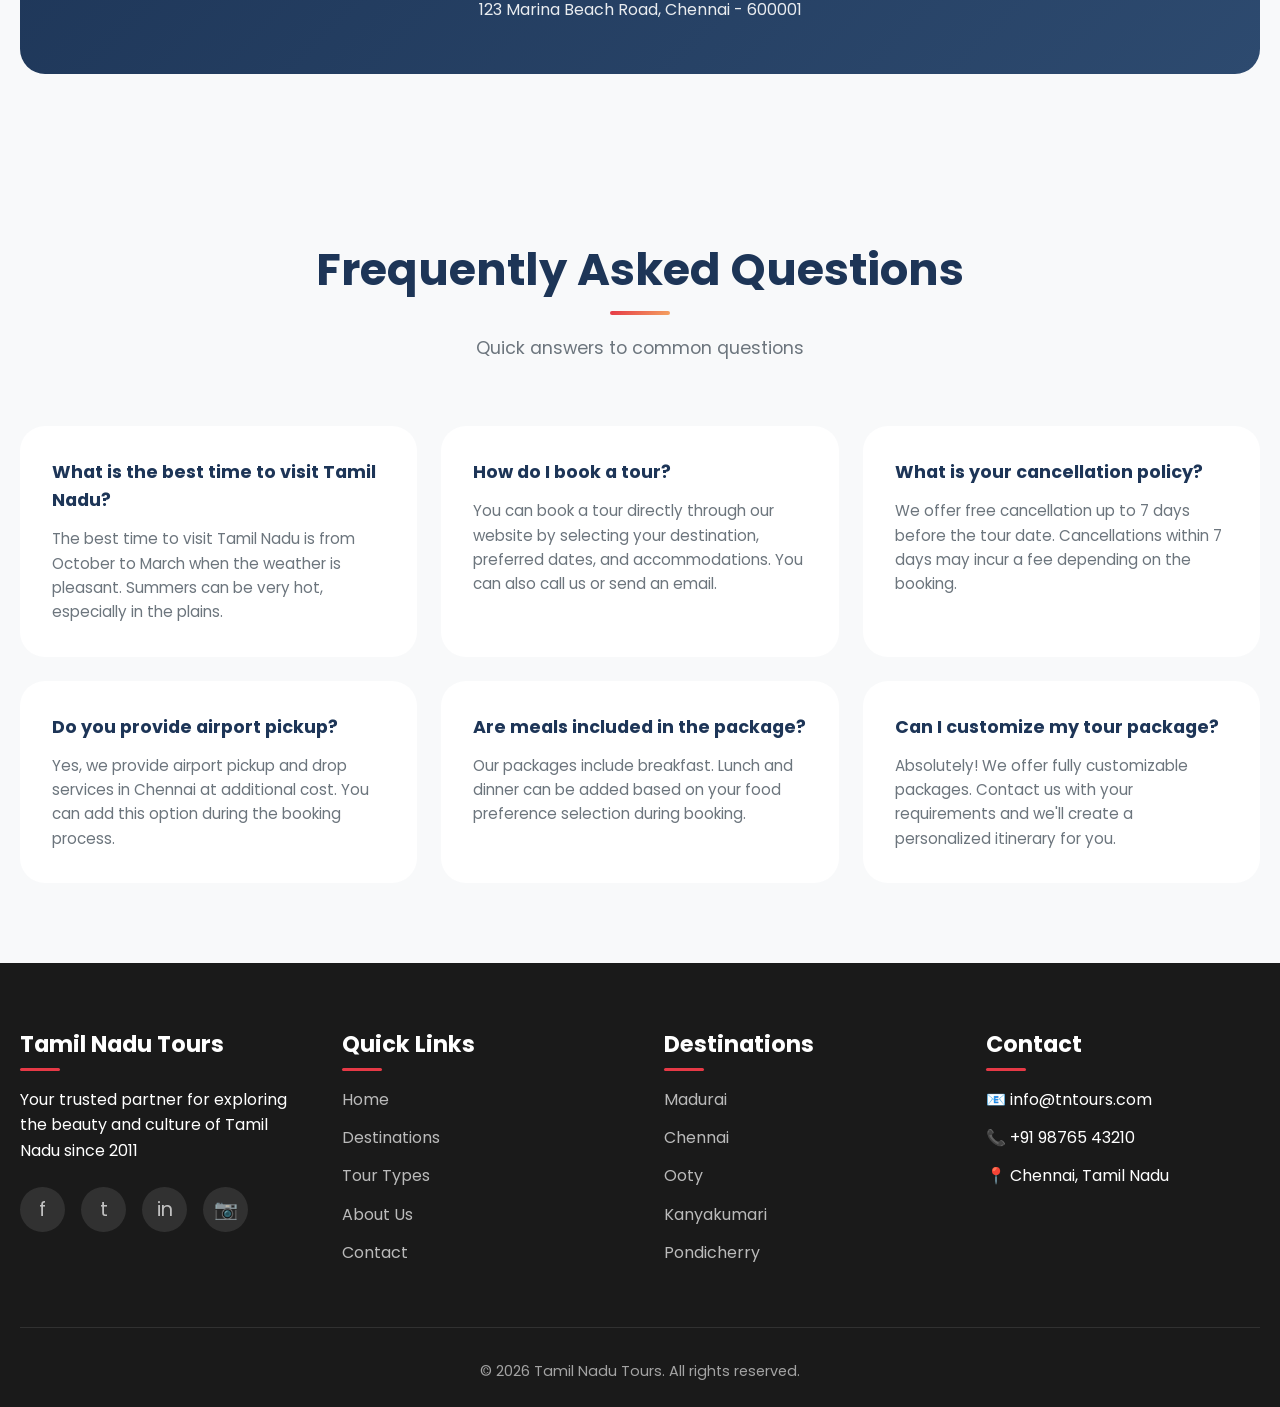
<file: PAGES/contact.html>
<!DOCTYPE html>
<html lang="en">
<head>
    <meta charset="UTF-8">
    <meta name="viewport" content="width=device-width, initial-scale=1.0">
    <title>Contact Us - Tamil Nadu Tours</title>
    <meta name="description" content="Get in touch with Tamil Nadu Tours - We're here to help 24/7">
    <link href="https://fonts.googleapis.com/css2?family=Poppins:wght@300;400;500;600;700&display=swap" rel="stylesheet">
    <link rel="stylesheet" href="../CSS/styles.css">
</head>
<body>
    <div class="loading">
        <div class="loader"></div>
    </div>

    <header>
        <div class="container">
            <nav>
                <a href="../index.html" class="logo">
                    <img src="../IMG/logo.png" alt="Tamil Nadu Tours">
                    TN Tours
                </a>
                <ul class="nav-links">
                    <li><a href="../index.html">Home</a></li>
                    <li><a href="../index.html#destinations">Destinations</a></li>
                    <li><a href="./about.html">About</a></li>
                    <li><a href="./contact.html" class="active">Contact</a></li>
                    <li><a href="./booking.html">Book Now</a></li>
                </ul>
                <div class="nav-actions">
                    <button class="theme-toggle" id="themeToggle" aria-label="Toggle theme">
                        <span class="sun">☀️</span>
                        <span class="moon">🌙</span>
                    </button>
                    <div class="menu-toggle">
                        <span></span>
                        <span></span>
                        <span></span>
                    </div>
                </div>
                <a href="./booking.html" class="btn">Plan Your Trip</a>
            </nav>
        </div>
    </header>

    <section class="page-header">
        <div class="container">
            <h1>Contact Us</h1>
            <p>We'd love to hear from you</p>
        </div>
    </section>

    <section class="contact-section">
        <div class="container">
            <div class="contact-grid">
                <div class="contact-info animate-on-scroll">
                    <h2>Get In Touch</h2>
                    <p>Have questions about your Tamil Nadu trip? Our team is here to help you plan the perfect vacation.</p>
                    
                    <div class="contact-details">
                        <div class="contact-item">
                            <span class="contact-icon">📍</span>
                            <div>
                                <h4>Address</h4>
                                <p>123 Marina Beach Road<br>Chennai, Tamil Nadu 600001</p>
                            </div>
                        </div>
                        
                        <div class="contact-item">
                            <span class="contact-icon">📞</span>
                            <div>
                                <h4>Phone</h4>
                                <p>+91 98765 43210<br>+91 44 2345 6789</p>
                            </div>
                        </div>
                        
                        <div class="contact-item">
                            <span class="contact-icon">📧</span>
                            <div>
                                <h4>Email</h4>
                                <p>info@tntours.com<br>bookings@tntours.com</p>
                            </div>
                        </div>
                        
                        <div class="contact-item">
                            <span class="contact-icon">🕐</span>
                            <div>
                                <h4>Working Hours</h4>
                                <p>Morning : 8 AM to 10 PM</p>
                            </div>
                        </div>
                    </div>
                    
                    <div class="social-connect">
                        <h4>Follow Us</h4>
                        <div class="social-links">
                            <a href="#">f</a>
                            <a href="#">t</a>
                            <a href="#">in</a>
                            <a href="#">📷</a>
                            <a href="#">🐦</a>
                        </div>
                    </div>
                </div>
                
                <div class="contact-form-wrapper animate-on-scroll">
                    <form class="contact-form" id="contactForm">
                        <h3>Send Us a Message</h3>
                        
                        <div class="form-grid">
                            <div class="form-group">
                                <label for="contactName">Full Name</label>
                                <input type="text" id="contactName" name="name" placeholder="Enter your name" required>
                            </div>
                            
                            <div class="form-group">
                                <label for="contactEmail">Email Address</label>
                                <input type="email" id="contactEmail" name="email" placeholder="Enter your email" required>
                            </div>
                            
                            <div class="form-group">
                                <label for="contactPhone">Phone Number</label>
                                <input type="tel" id="contactPhone" name="phone" placeholder="Enter your phone">
                            </div>
                            
                            <div class="form-group">
                                <label for="contactSubject">Subject</label>
                                <select id="contactSubject" name="subject" required>
                                    <option value="">Select Subject</option>
                                    <option value="booking">Booking Inquiry</option>
                                    <option value="general">General Question</option>
                                    <option value="feedback">Feedback</option>
                                    <option value="complaint">Complaint</option>
                                </select>
                            </div>
                        </div>
                        
                        <div class="form-group full-width">
                            <label for="contactMessage">Message</label>
                            <textarea id="contactMessage" name="message" rows="5" placeholder="Tell us about your travel plans or questions..." required></textarea>
                        </div>
                        
                        <button type="submit" class="btn btn-lg">Send Message</button>
                    </form>
                </div>
            </div>
        </div>
    </section>

    <section class="map-section">
        <div class="container">
            <div class="map-placeholder">
                <div class="map-content">
                    <span class="map-icon">🗺️</span>
                    <h3>Chennai, Tamil Nadu</h3>
                    <p>123 Marina Beach Road, Chennai - 600001</p>
                </div>
            </div>
        </div>
    </section>

    <section class="faq-section">
        <div class="container">
            <div class="section-title">
                <h2>Frequently Asked Questions</h2>
                <p>Quick answers to common questions</p>
            </div>
            
            <div class="faq-grid">
                <div class="faq-item animate-on-scroll">
                    <h4>What is the best time to visit Tamil Nadu?</h4>
                    <p>The best time to visit Tamil Nadu is from October to March when the weather is pleasant. Summers can be very hot, especially in the plains.</p>
                </div>
                
                <div class="faq-item animate-on-scroll">
                    <h4>How do I book a tour?</h4>
                    <p>You can book a tour directly through our website by selecting your destination, preferred dates, and accommodations. You can also call us or send an email.</p>
                </div>
                
                <div class="faq-item animate-on-scroll">
                    <h4>What is your cancellation policy?</h4>
                    <p>We offer free cancellation up to 7 days before the tour date. Cancellations within 7 days may incur a fee depending on the booking.</p>
                </div>
                
                <div class="faq-item animate-on-scroll">
                    <h4>Do you provide airport pickup?</h4>
                    <p>Yes, we provide airport pickup and drop services in Chennai at additional cost. You can add this option during the booking process.</p>
                </div>
                
                <div class="faq-item animate-on-scroll">
                    <h4>Are meals included in the package?</h4>
                    <p>Our packages include breakfast. Lunch and dinner can be added based on your food preference selection during booking.</p>
                </div>
                
                <div class="faq-item animate-on-scroll">
                    <h4>Can I customize my tour package?</h4>
                    <p>Absolutely! We offer fully customizable packages. Contact us with your requirements and we'll create a personalized itinerary for you.</p>
                </div>
            </div>
        </div>
    </section>

    <footer>
        <div class="container">
            <div class="footer-grid">
                <div class="footer-col">
                    <h3>Tamil Nadu Tours</h3>
                    <p>Your trusted partner for exploring the beauty and culture of Tamil Nadu since 2011</p>
                    <div class="social-links">
                        <a href="#">f</a>
                        <a href="#">t</a>
                        <a href="#">in</a>
                        <a href="#">📷</a>
                    </div>
                </div>
                
                <div class="footer-col">
                    <h3>Quick Links</h3>
                    <ul>
                        <li><a href="../index.html">Home</a></li>
                        <li><a href="../index.html#destinations">Destinations</a></li>
                        <li><a href="../index.html#tour-types">Tour Types</a></li>
                        <li><a href="./about.html">About Us</a></li>
                        <li><a href="./contact.html">Contact</a></li>
                    </ul>
                </div>
                
                <div class="footer-col">
                    <h3>Destinations</h3>
                    <ul>
                        <li><a href="#">Madurai</a></li>
                        <li><a href="#">Chennai</a></li>
                        <li><a href="#">Ooty</a></li>
                        <li><a href="#">Kanyakumari</a></li>
                        <li><a href="#">Pondicherry</a></li>
                    </ul>
                </div>
                
                <div class="footer-col">
                    <h3>Contact</h3>
                    <ul>
                        <li>📧 info@tntours.com</li>
                        <li>📞 +91 98765 43210</li>
                        <li>📍 Chennai, Tamil Nadu</li>
                    </ul>
                </div>
            </div>
            
            <div class="footer-bottom">
                <p>© 2026 Tamil Nadu Tours. All rights reserved.</p>
            </div>
        </div>
    </footer>

    <script src="../JS/script.js"></script>
    <script>
        document.addEventListener('DOMContentLoaded', function() {
            const contactForm = document.getElementById('contactForm');
            if (contactForm) {
                contactForm.addEventListener('submit', function(e) {
                    e.preventDefault();
                    
                    const name = document.getElementById('contactName').value;
                    const email = document.getElementById('contactEmail').value;
                    const subject = document.getElementById('contactSubject').value;
                    const message = document.getElementById('contactMessage').value;
                    
                    if (name && email && subject && message) {
                        showToast('success', 'Message Sent!', 'Thank you for contacting us. We\'ll get back to you soon.');
                        contactForm.reset();
                    }
                });
            }
        });
    </script>
</body>
</html>
</file>
<file: CSS/styles.css>
:root {
    --primary: #e63946;
    --primary-dark: #c1121f;
    --primary-light: #ff6b6b;
    --secondary: #1d3557;
    --secondary-light: #2d4a6f;
    --accent: #f4a261;
    --accent-light: #f7b98a;
    --light: #f8f9fa;
    --light-alt: #e9ecef;
    --dark: #1a1a1a;
    --dark-alt: #2d2d2d;
    --gray: #6c757d;
    --gray-light: #adb5bd;
    --white: #ffffff;
    --shadow-sm: 0 2px 10px rgba(0,0,0,0.08);
    --shadow-md: 0 4px 20px rgba(0,0,0,0.12);
    --shadow-lg: 0 10px 40px rgba(0,0,0,0.15);
    --shadow-glow: 0 0 30px rgba(230, 57, 70, 0.3);
    --transition: all 0.3s cubic-bezier(0.4, 0, 0.2, 1);
    --transition-slow: all 0.5s cubic-bezier(0.4, 0, 0.2, 1);
    --glass: rgba(255, 255, 255, 0.1);
    --glass-border: rgba(255, 255, 255, 0.2);
    --radius-sm: 8px;
    --radius-md: 15px;
    --radius-lg: 25px;
    --radius-xl: 40px;
    --gradient-hero: linear-gradient(135deg, #1d3557 0%, #457b9d 100%);
    --gradient-card: linear-gradient(145deg, #ffffff 0%, #f8f9fa 100%);
    --gradient-accent: linear-gradient(135deg, #e63946 0%, #f4a261 100%);
}

[data-theme="dark"] {
    --light: #1a1a1a;
    --light-alt: #2d2d2d;
    --dark: #ffffff;
    --dark-alt: #b0b0b0;
    --gray: #7a7a7a;
    --gray-light: #5a5a5a;
    --white: #1a1a1a;
    --glass: rgba(0, 0, 0, 0.2);
    --glass-border: rgba(255, 255, 255, 0.1);
    --gradient-card: linear-gradient(145deg, #2d2d2d 0%, #1a1a1a 100%);
}

* {
    margin: 0;
    padding: 0;
    box-sizing: border-box;
    font-family: 'Poppins', sans-serif;
}

html {
    scroll-behavior: smooth;
}

body {
    background: var(--light);
    color: var(--dark);
    line-height: 1.6;
    overflow-x: hidden;
}

.container {
    max-width: 1400px;
    margin: 0 auto;
    padding: 0 20px;
}

/* Scrollbar */
::-webkit-scrollbar {
    width: 10px;
}

::-webkit-scrollbar-track {
    background: var(--light);
}

::-webkit-scrollbar-thumb {
    background: var(--primary);
    border-radius: 5px;
}

::-webkit-scrollbar-thumb:hover {
    background: var(--primary-dark);
}

/* Header */
header {
    background: rgba(255, 255, 255, 0.95);
    backdrop-filter: blur(20px);
    box-shadow: var(--shadow-sm);
    position: fixed;
    width: 100%;
    top: 0;
    z-index: 1000;
    transition: var(--transition);
}

[data-theme="dark"] header {
    background: rgba(26, 26, 26, 0.95);
}

header.scrolled {
    padding: 0;
    box-shadow: var(--shadow-md);
}

nav {
    display: flex;
    justify-content: space-between;
    align-items: center;
    padding: 1rem 0;
    gap: 2rem;
}

nav > .logo {
    flex-shrink: 0;
}

nav > .nav-links {
    flex: 1;
    justify-content: center;
}

nav > .nav-actions {
    flex-shrink: 0;
}

nav > .btn {
    flex-shrink: 0;
    display: inline-flex;
}

@media (max-width: 768px) {
    nav > .btn {
        display: none;
    }
}

.logo {
    display: flex;
    align-items: center;
    gap: 12px;
    font-size: 1.6rem;
    font-weight: 700;
    color: var(--primary);
    text-decoration: none;
    transition: var(--transition);
}

.logo:hover {
    transform: scale(1.02);
}

.logo img {
    width: 45px;
    height: 45px;
    border-radius: 12px;
    object-fit: cover;
    box-shadow: var(--shadow-sm);
}

.nav-links {
    display: flex;
    gap: 2.5rem;
    list-style: none;
}

.mobile-cta {
    display: none;
}

@media (max-width: 768px) {
    .mobile-cta {
        display: block;
    }
    
    .mobile-cta a {
        display: inline-block;
        padding: 12px 30px;
        background: var(--primary);
        color: var(--white);
        text-decoration: none;
        border-radius: var(--radius-xl);
        font-weight: 600;
    }
    
    nav > .btn {
        display: none;
    }
}

@media (max-width: 768px) {
    .mobile-cta {
        display: block;
    }
    
    .mobile-cta a {
        display: inline-block;
        padding: 12px 30px;
        background: var(--primary);
        color: var(--white);
        text-decoration: none;
        border-radius: var(--radius-xl);
        font-weight: 600;
    }
}

.nav-links a {
    text-decoration: none;
    color: var(--dark);
    font-weight: 500;
    font-size: 1rem;
    transition: var(--transition);
    position: relative;
}

.nav-links a::after {
    content: '';
    position: absolute;
    bottom: -5px;
    left: 0;
    width: 0;
    height: 2px;
    background: var(--primary);
    transition: var(--transition);
}

.nav-links a:hover::after,
.nav-links a.active::after {
    width: 100%;
}

.nav-links a:hover,
.nav-links a.active {
    color: var(--primary);
}

/* Buttons */
.btn {
    display: inline-flex;
    align-items: center;
    justify-content: center;
    gap: 8px;
    padding: 14px 32px;
    background: var(--gradient-accent);
    color: var(--white);
    text-decoration: none;
    border-radius: var(--radius-xl);
    font-weight: 600;
    font-size: 1rem;
    transition: var(--transition);
    border: none;
    cursor: pointer;
    box-shadow: var(--shadow-sm);
    position: relative;
    overflow: hidden;
}

.btn::before {
    content: '';
    position: absolute;
    top: 0;
    left: -100%;
    width: 100%;
    height: 100%;
    background: linear-gradient(90deg, transparent, rgba(255,255,255,0.2), transparent);
    transition: 0.5s;
}

.btn:hover::before {
    left: 100%;
}

.btn:hover {
    transform: translateY(-3px);
    box-shadow: var(--shadow-glow);
}

.btn:active {
    transform: translateY(-1px);
}

.btn-outline {
    background: transparent;
    border: 2px solid var(--primary);
    color: var(--primary);
}

.btn-outline:hover {
    background: var(--primary);
    color: var(--white);
}

.btn-sm {
    padding: 10px 20px;
    font-size: 0.9rem;
}

.btn-lg {
    padding: 18px 40px;
    font-size: 1.1rem;
}

/* Hero Section */
.hero {
    height: 100vh;
    background: linear-gradient(rgba(0,0,0,0.3), rgba(0,0,0,0.4)), url('../IMG/tour%20card.jpg');
    background-size: cover;
    background-position: center;
    background-attachment: fixed;
    display: flex;
    align-items: center;
    justify-content: center;
    text-align: center;
    padding-top: 80px;
    position: relative;
    overflow: hidden;
}

.hero::before {
    content: '';
    position: absolute;
    top: 0;
    left: 0;
    right: 0;
    bottom: 0;
    background: linear-gradient(180deg, transparent 0%, rgba(0,0,0,0.5) 100%);
}

.hero-content {
    max-width: 900px;
    padding: 0 20px;
    position: relative;
    z-index: 1;
    animation: fadeInUp 1s ease-out;
}

@keyframes fadeInUp {
    from {
        opacity: 0;
        transform: translateY(30px);
    }
    to {
        opacity: 1;
        transform: translateY(0);
    }
}

.hero h1 {
    font-size: clamp(2.5rem, 6vw, 5rem);
    color: var(--white);
    margin-bottom: 1.2rem;
    text-shadow: 2px 2px 4px rgba(0,0,0,0.3);
    font-weight: 700;
    letter-spacing: -1px;
}

[data-theme="dark"] .hero h1 {
    color: #ffffff;
    text-shadow: none;
}

.hero p {
    font-size: clamp(1rem, 2vw, 1.4rem);
    color: rgba(255,255,255,0.9);
    margin-bottom: 2.5rem;
    max-width: 700px;
    margin-left: auto;
    margin-right: auto;
}

/* Search Box */
.search-box {
    background: rgba(255, 255, 255, 0.95);
    backdrop-filter: blur(20px);
    padding: 2rem;
    border-radius: var(--radius-lg);
    box-shadow: var(--shadow-lg);
    display: grid;
    grid-template-columns: repeat(4, 1fr);
    gap: 1rem;
    animation: fadeInUp 1s ease-out 0.3s both;
}

.search-box input, 
.search-box select {
    padding: 16px 20px;
    border: 2px solid var(--light-alt);
    border-radius: var(--radius-md);
    font-size: 1rem;
    transition: var(--transition);
    background: var(--white);
    color: var(--dark);
    width: 100%;
}

[data-theme="dark"] .search-box input,
[data-theme="dark"] .search-box select {
    background: var(--light-alt);
    border-color: var(--dark-alt);
    color: var(--dark);
}

.search-box input:focus, 
.search-box select:focus {
    outline: none;
    border-color: var(--primary);
    box-shadow: 0 0 0 4px rgba(230, 57, 70, 0.1);
}

.search-box .btn {
    padding: 16px 30px;
}

/* Section Titles */
.section-title {
    text-align: center;
    margin-bottom: 4rem;
}

.section-title h2 {
    font-size: clamp(2rem, 4vw, 2.8rem);
    color: var(--secondary);
    margin-bottom: 0.8rem;
    font-weight: 700;
    position: relative;
    display: inline-block;
}

.section-title h2::after {
    content: '';
    position: absolute;
    bottom: -10px;
    left: 50%;
    transform: translateX(-50%);
    width: 60px;
    height: 4px;
    background: var(--gradient-accent);
    border-radius: 2px;
}

.section-title p {
    color: var(--gray);
    font-size: 1.1rem;
    max-width: 600px;
    margin: 1rem auto 0;
}

/* Destinations */
.destinations {
    padding: 6rem 0;
    background: var(--light);
    position: relative;
}

.destinations::before {
    content: '';
    position: absolute;
    top: 0;
    left: 0;
    right: 0;
    height: 200px;
    background: linear-gradient(180deg, var(--white) 0%, transparent 100%);
}

.destination-grid {
    display: grid;
    grid-template-columns: repeat(auto-fit, minmax(320px, 1fr));
    gap: 2rem;
}

.destination-card {
    background: var(--white);
    border-radius: var(--radius-lg);
    overflow: hidden;
    box-shadow: var(--shadow-md);
    transition: var(--transition-slow);
    position: relative;
    cursor: pointer;
}

[data-theme="dark"] .destination-card {
    background: var(--gradient-card);
}

.destination-card::before {
    content: '';
    position: absolute;
    top: 0;
    left: 0;
    right: 0;
    bottom: 0;
    background: linear-gradient(180deg, transparent 50%, rgba(0,0,0,0.8) 100%);
    opacity: 0;
    transition: var(--transition);
    z-index: 1;
}

.destination-card:hover::before {
    opacity: 1;
}

.destination-card:hover {
    transform: translateY(-15px) rotateX(2deg);
    box-shadow: var(--shadow-lg);
}

.destination-card img {
    width: 100%;
    height: 220px;
    object-fit: cover;
    transition: var(--transition-slow);
}

.destination-card:hover img {
    transform: scale(1.1);
}

.destination-info {
    padding: 1.5rem;
    position: relative;
    z-index: 2;
    transform: translateY(0);
    transition: var(--transition);
}

.destination-card:hover .destination-info {
    transform: translateY(-60px);
}

.destination-info h3 {
    font-size: 1.4rem;
    color: var(--secondary);
    margin-bottom: 0.5rem;
    font-weight: 600;
}

.destination-info p {
    color: var(--gray);
    margin-bottom: 0.8rem;
    font-size: 0.95rem;
}

.destination-info .price {
    font-size: 1.3rem;
    color: var(--primary);
    font-weight: 700;
    display: inline-block;
    padding: 6px 16px;
    background: rgba(230, 57, 70, 0.1);
    border-radius: var(--radius-sm);
}

.destination-card .book-btn {
    position: absolute;
    bottom: 20px;
    right: 20px;
    z-index: 3;
    opacity: 0;
    transform: translateY(20px);
    transition: var(--transition);
}

.destination-card:hover .book-btn {
    opacity: 1;
    transform: translateY(0);
}

/* Tour Types */
.tour-types {
    padding: 6rem 0;
    background: var(--white);
}

[data-theme="dark"] .tour-types {
    background: var(--light-alt);
}

.type-grid {
    display: grid;
    grid-template-columns: repeat(auto-fit, minmax(260px, 1fr));
    gap: 2rem;
}

.type-card {
    padding: 2.5rem 2rem;
    background: var(--gradient-card);
    border-radius: var(--radius-lg);
    text-align: center;
    transition: var(--transition-slow);
    cursor: pointer;
    border: 2px solid transparent;
    position: relative;
    overflow: hidden;
}

.type-card::before {
    content: '';
    position: absolute;
    top: 0;
    left: 0;
    right: 0;
    bottom: 0;
    background: var(--gradient-accent);
    opacity: 0;
    transition: var(--transition);
    z-index: 0;
}

.type-card:hover {
    transform: translateY(-10px);
    border-color: var(--primary);
    box-shadow: var(--shadow-glow);
}

.type-card:hover::before {
    opacity: 1;
}

.type-card:hover h3,
.type-card:hover p {
    color: var(--white);
}

.type-card img,
.type-card .icon {
    width: 90px;
    height: 90px;
    margin: 0 auto 1.2rem;
    border-radius: 50%;
    object-fit: cover;
    display: flex;
    align-items: center;
    justify-content: center;
    font-size: 2.5rem;
    background: var(--light);
    position: relative;
    z-index: 1;
    transition: var(--transition);
}

.type-card:hover img {
    background: rgba(255,255,255,0.2);
}

.type-card h3 {
    margin-bottom: 0.5rem;
    color: var(--secondary);
    font-weight: 600;
    position: relative;
    z-index: 1;
    transition: var(--transition);
}

.type-card p {
    color: var(--gray);
    position: relative;
    z-index: 1;
    transition: var(--transition);
}

/* Features */
.features {
    padding: 6rem 0;
    background: linear-gradient(135deg, var(--secondary) 0%, var(--secondary-light) 100%);
    position: relative;
    overflow: hidden;
}

.features::before {
    content: '';
    position: absolute;
    top: -50%;
    right: -20%;
    width: 600px;
    height: 600px;
    background: radial-gradient(circle, rgba(230, 57, 70, 0.2) 0%, transparent 70%);
    animation: pulse 4s ease-in-out infinite;
}

@keyframes pulse {
    0%, 100% { transform: scale(1); opacity: 0.5; }
    50% { transform: scale(1.2); opacity: 0.8; }
}

.features .section-title h2 {
    color: var(--white);
}

.features .section-title p {
    color: rgba(255,255,255,0.8);
}

.features .section-title h2::after {
    background: var(--primary);
}

.feature-grid {
    display: grid;
    grid-template-columns: repeat(auto-fit, minmax(280px, 1fr));
    gap: 2rem;
}

.feature-card {
    padding: 2.5rem;
    background: rgba(255,255,255,0.1);
    backdrop-filter: blur(10px);
    border-radius: var(--radius-lg);
    text-align: center;
    transition: var(--transition);
    border: 1px solid var(--glass-border);
    position: relative;
    overflow: hidden;
}

.feature-card::before {
    content: '';
    position: absolute;
    top: 0;
    left: 0;
    right: 0;
    height: 3px;
    background: var(--gradient-accent);
    transform: scaleX(0);
    transition: var(--transition);
}

.feature-card:hover {
    transform: translateY(-10px);
    background: rgba(255,255,255,0.15);
}

.feature-card:hover::before {
    transform: scaleX(1);
}

.feature-icon {
    width: 80px;
    height: 80px;
    background: var(--gradient-accent);
    border-radius: 50%;
    display: flex;
    align-items: center;
    justify-content: center;
    margin: 0 auto 1.5rem;
    font-size: 2rem;
    color: var(--white);
    box-shadow: 0 10px 30px rgba(230, 57, 70, 0.4);
    transition: var(--transition);
}

.feature-card:hover .feature-icon {
    transform: scale(1.1) rotate(10deg);
    box-shadow: var(--shadow-glow);
}

.feature-card h3 {
    margin-bottom: 0.8rem;
    color: var(--white);
    font-weight: 600;
}

.feature-card p {
    color: rgba(255,255,255,0.8);
    font-size: 0.95rem;
}

/* Footer */
footer {
    background: var(--dark);
    color: var(--white);
    padding: 4rem 0 1.5rem;
}

[data-theme="dark"] footer {
    background: #0d0d0d;
}

.footer-grid {
    display: grid;
    grid-template-columns: repeat(auto-fit, minmax(220px, 1fr));
    gap: 3rem;
    margin-bottom: 3rem;
}

.footer-col h3 {
    margin-bottom: 1.5rem;
    font-size: 1.4rem;
    color: var(--white);
    position: relative;
    display: inline-block;
}

.footer-col h3::after {
    content: '';
    position: absolute;
    bottom: -8px;
    left: 0;
    width: 40px;
    height: 3px;
    background: var(--primary);
    border-radius: 2px;
}

.footer-col ul {
    list-style: none;
}

.footer-col ul li {
    margin-bottom: 0.8rem;
}

.footer-col a {
    color: rgba(255,255,255,0.7);
    text-decoration: none;
    transition: var(--transition);
    display: inline-block;
}

.footer-col a:hover {
    color: var(--primary);
    transform: translateX(5px);
}

.social-links {
    display: flex;
    gap: 1rem;
    margin-top: 1.5rem;
}

.social-links a {
    width: 45px;
    height: 45px;
    background: rgba(255,255,255,0.1);
    border-radius: 50%;
    display: flex;
    align-items: center;
    justify-content: center;
    transition: var(--transition);
    font-size: 1.2rem;
}

.social-links a:hover {
    background: var(--primary);
    transform: translateY(-5px);
}

.footer-bottom {
    text-align: center;
    padding-top: 2rem;
    border-top: 1px solid rgba(255,255,255,0.1);
}

.footer-bottom p {
    color: rgba(255,255,255,0.6);
    font-size: 0.9rem;
}

/* Page Header */
.page-header {
    background: linear-gradient(rgba(29,53,87,0.85), rgba(29,53,87,0.85)), url('../IMG/Temple.jpg');
    background-size: cover;
    background-position: center;
    background-attachment: fixed;
    padding: 150px 0 80px;
    text-align: center;
    color: var(--white);
    position: relative;
}

.page-header::before {
    content: '';
    position: absolute;
    top: 0;
    left: 0;
    right: 0;
    bottom: 0;
    background: linear-gradient(180deg, rgba(29,53,87,0.7) 0%, rgba(29,53,87,0.5) 100%);
}

.page-header .container {
    position: relative;
    z-index: 1;
}

.page-header h1 {
    font-size: clamp(2rem, 5vw, 3.5rem);
    margin-bottom: 0.8rem;
    animation: fadeInUp 0.8s ease-out;
}

.page-header p {
    font-size: 1.2rem;
    opacity: 0.9;
    animation: fadeInUp 0.8s ease-out 0.2s both;
}

/* Booking Form */
.booking-section {
    padding: 5rem 0;
}

.booking-form {
    background: var(--white);
    padding: 3rem;
    border-radius: var(--radius-lg);
    box-shadow: var(--shadow-lg);
}

[data-theme="dark"] .booking-form {
    background: var(--light-alt);
}

/* Submit Page - Booking Summary */
.submit-wrapper {
    max-width: 800px;
    margin: 0 auto;
}

.booking-card {
    background: var(--white);
    border-radius: var(--radius-lg);
    box-shadow: var(--shadow-lg);
    overflow: hidden;
}

[data-theme="dark"] .booking-card {
    background: var(--dark-alt);
}

.booking-header {
    background: linear-gradient(135deg, var(--secondary) 0%, var(--secondary-light) 100%);
    padding: 2.5rem;
    text-align: center;
    color: var(--white);
}

.booking-header h2 {
    font-size: 1.8rem;
    margin-bottom: 0.5rem;
    color: var(--white);
}

.booking-header p {
    opacity: 0.9;
    font-size: 1rem;
    color: rgba(255,255,255,0.9);
}

.booking-details {
    padding: 2rem;
}

.detail-section {
    margin-bottom: 2rem;
}

.detail-section:last-child {
    margin-bottom: 0;
}

.detail-section h4 {
    color: var(--secondary);
    font-size: 1.1rem;
    margin-bottom: 1rem;
    display: flex;
    align-items: center;
    gap: 0.5rem;
}

[data-theme="dark"] .detail-section h4 {
    color: var(--white);
}

.detail-icon {
    font-size: 1.2rem;
}

.detail-grid {
    display: grid;
    grid-template-columns: repeat(2, 1fr);
    gap: 1rem;
}

.detail-item {
    background: var(--light);
    padding: 1rem;
    border-radius: var(--radius-md);
    display: flex;
    flex-direction: column;
    gap: 0.3rem;
}

[data-theme="dark"] .detail-item {
    background: var(--dark-alt);
}

.detail-label {
    font-size: 0.85rem;
    color: var(--gray);
    font-weight: 500;
}

.detail-value {
    font-size: 1rem;
    color: var(--dark);
    font-weight: 600;
}

[data-theme="dark"] .detail-value {
    color: var(--white);
}

.price-section {
    padding: 0 2rem 2rem;
}

.price-section h4 {
    color: var(--secondary);
    font-size: 1.1rem;
    margin-bottom: 1rem;
    display: flex;
    align-items: center;
    gap: 0.5rem;
}

[data-theme="dark"] .price-section h4 {
    color: var(--white);
}

.price-list {
    background: var(--light);
    border-radius: var(--radius-md);
    padding: 1.5rem;
    border: 1px solid var(--light-alt);
}

[data-theme="dark"] .price-list {
    background: var(--dark-alt);
    border-color: var(--light);
}

.price-row {
    display: flex;
    justify-content: space-between;
    padding: 0.8rem 0;
    border-bottom: 1px solid var(--light-alt);
    font-size: 0.95rem;
}

[data-theme="dark"] .price-row {
    border-color: var(--light);
}

.price-row:last-child {
    border-bottom: none;
}

.price-row.total {
    border-top: 2px solid var(--primary);
    margin-top: 0.5rem;
    padding-top: 1rem;
    font-size: 1.2rem;
    font-weight: 700;
    color: var(--primary);
}

.price-note {
    text-align: center;
    padding: 0 2rem 1rem;
    color: var(--gray);
    font-size: 0.9rem;
}

[data-theme="dark"] .price-note {
    color: var(--gray-light);
}

.action-buttons {
    padding: 1.5rem 2rem 2rem;
    display: flex;
    flex-direction: column;
    gap: 1rem;
}

.action-buttons .btn {
    width: 100%;
    justify-content: center;
    padding: 16px 32px;
}

.action-buttons .btn-primary {
    background: var(--primary);
}

.action-buttons .btn-outline {
    background: transparent;
    border: 2px solid var(--gray);
    color: var(--gray);
}

.action-buttons .btn-outline:hover {
    border-color: var(--secondary);
    color: var(--secondary);
}

/* Mobile Responsive */
@media (max-width: 768px) {
    .submit-wrapper {
        padding: 0 15px;
    }
    
    .booking-header {
        padding: 2rem 1.5rem;
    }
    
    .booking-header h2 {
        font-size: 1.5rem;
    }
    
    .booking-details {
        padding: 1.5rem;
    }
    
    .detail-grid {
        grid-template-columns: 1fr;
    }
    
    .price-section {
        padding: 0 1.5rem 1.5rem;
    }
    
    .price-note {
        padding: 0 1.5rem 1rem;
    }
    
    .action-buttons {
        padding: 1rem 1.5rem 1.5rem;
    }
}

.section-heading {
    grid-column: 1 / -1;
    font-size: 1.2rem;
    font-weight: 600;
    color: var(--secondary);
    margin-bottom: 0.5rem;
    padding-bottom: 0.5rem;
    border-bottom: 2px solid var(--primary);
    display: flex;
    align-items: center;
    gap: 0.5rem;
}

.section-heading .icon {
    font-size: 1.4rem;
}

.form-grid {
    display: grid;
    grid-template-columns: repeat(2, 1fr);
    gap: 1.5rem;
}

@media (max-width: 576px) {
    .form-grid {
        grid-template-columns: 1fr;
        gap: 1rem;
    }
}

.form-group {
    margin-bottom: 0.5rem;
}

.form-group label {
    display: block;
    margin-bottom: 0.6rem;
    font-weight: 600;
    color: var(--secondary);
    font-size: 0.95rem;
}

.form-group input, 
.form-group select, 
.form-group textarea {
    width: 100%;
    padding: 16px 20px;
    border: 2px solid var(--light-alt);
    border-radius: var(--radius-md);
    font-size: 1rem;
    transition: var(--transition);
    background: var(--white);
    color: var(--dark);
}

[data-theme="dark"] .form-group input,
[data-theme="dark"] .form-group select,
[data-theme="dark"] .form-group textarea {
    background: var(--light);
    border-color: var(--dark-alt);
    color: var(--dark);
}

.form-group input:focus, 
.form-group select:focus, 
.form-group textarea:focus {
    outline: none;
    border-color: var(--primary);
    box-shadow: 0 0 0 4px rgba(230, 57, 70, 0.1);
}

.form-group.full-width {
    grid-column: 1 / -1;
}

/* Selection Cards */
.selection-grid {
    display: grid;
    grid-template-columns: repeat(auto-fit, minmax(160px, 1fr));
    gap: 1rem;
}

.selection-card {
    padding: 1.5rem;
    background: var(--light);
    border: 2px solid transparent;
    border-radius: var(--radius-md);
    text-align: center;
    cursor: pointer;
    transition: var(--transition);
    position: relative;
    overflow: hidden;
}

[data-theme="dark"] .selection-card {
    background: var(--dark-alt);
}

.selection-card::before {
    content: '';
    position: absolute;
    top: 0;
    left: 0;
    right: 0;
    bottom: 0;
    background: var(--primary);
    opacity: 0;
    transition: var(--transition);
}

.selection-card:hover {
    border-color: var(--primary);
    transform: translateY(-5px);
}

.selection-card.selected {
    border-color: var(--primary);
    background: rgba(230, 57, 70, 0.1);
}

.selection-card.selected::before {
    opacity: 0.05;
}

.selection-card .icon {
    font-size: 2.2rem;
    margin-bottom: 0.6rem;
    display: block;
    position: relative;
    z-index: 1;
}

.selection-card h4 {
    color: var(--secondary);
    font-weight: 600;
    margin-bottom: 0.3rem;
    position: relative;
    z-index: 1;
}

.selection-card p {
    color: var(--gray);
    font-size: 0.85rem;
    position: relative;
    z-index: 1;
}

/* Payment Section */
.payment-section {
    padding: 5rem 0;
}

.payment-container {
    display: grid;
    grid-template-columns: 1.5fr 1fr;
    gap: 2.5rem;
}

.payment-methods {
    background: var(--white);
    padding: 2.5rem;
    border-radius: var(--radius-lg);
    box-shadow: var(--shadow-lg);
}

[data-theme="dark"] .payment-methods {
    background: var(--light-alt);
}

.payment-methods h3 {
    color: var(--secondary);
    margin-bottom: 1.5rem;
    font-size: 1.4rem;
}

.method-options {
    display: grid;
    grid-template-columns: repeat(4, 1fr);
    gap: 1rem;
    margin-bottom: 2rem;
}

.method-option {
    padding: 1.5rem 1rem;
    background: var(--light);
    border: 2px solid transparent;
    border-radius: var(--radius-md);
    text-align: center;
    cursor: pointer;
    transition: var(--transition);
}

[data-theme="dark"] .method-option {
    background: var(--dark-alt);
}

.method-option:hover,
.method-option.selected {
    border-color: var(--primary);
    background: rgba(230, 57, 70, 0.1);
}

.method-option .icon {
    font-size: 2rem;
    margin-bottom: 0.5rem;
    display: block;
}

.method-option h4 {
    color: var(--secondary);
    font-weight: 500;
}

.card-form {
    margin-top: 1.5rem;
}

.summary-card {
    background: var(--white);
    padding: 2rem;
    border-radius: var(--radius-lg);
    box-shadow: var(--shadow-lg);
    height: fit-content;
    position: sticky;
    top: 100px;
}

[data-theme="dark"] .summary-card {
    background: var(--light-alt);
}

.summary-card h3 {
    color: var(--secondary);
    margin-bottom: 1.5rem;
    padding-bottom: 1rem;
    border-bottom: 2px solid var(--light-alt);
}

.summary-row {
    display: flex;
    justify-content: space-between;
    margin-bottom: 1rem;
    padding-bottom: 1rem;
    border-bottom: 1px solid var(--light-alt);
}

.summary-row:last-child {
    border-bottom: none;
}

.summary-row.total {
    border-top: 2px solid var(--primary);
    padding-top: 1rem;
    margin-top: 1rem;
    font-size: 1.3rem;
    font-weight: 700;
    color: var(--primary);
    border-bottom: none;
}

.summary-card .btn {
    width: 100%;
    margin-top: 1.5rem;
}

/* Mobile Menu Toggle */
.menu-toggle {
    display: none;
    flex-direction: column;
    gap: 6px;
    cursor: pointer;
    padding: 10px;
    z-index: 1001;
}

.menu-toggle span {
    width: 28px;
    height: 3px;
    background: var(--dark);
    border-radius: 3px;
    transition: var(--transition);
}

.menu-toggle.active span:nth-child(1) {
    transform: rotate(45deg) translate(6px, 6px);
}

.menu-toggle.active span:nth-child(2) {
    opacity: 0;
}

.menu-toggle.active span:nth-child(3) {
    transform: rotate(-45deg) translate(6px, -6px);
}

/* Toast Notifications */
.toast-container {
    position: fixed;
    top: 100px;
    right: 20px;
    z-index: 10000;
    display: flex;
    flex-direction: column;
    gap: 10px;
}

.toast {
    padding: 1rem 1.5rem;
    background: var(--white);
    border-radius: var(--radius-md);
    box-shadow: var(--shadow-lg);
    display: flex;
    align-items: center;
    gap: 12px;
    animation: slideIn 0.3s ease-out;
    max-width: 350px;
}

@keyframes slideIn {
    from {
        opacity: 0;
        transform: translateX(100px);
    }
    to {
        opacity: 1;
        transform: translateX(0);
    }
}

.toast.success {
    border-left: 4px solid #28a745;
}

.toast.error {
    border-left: 4px solid #dc3545;
}

.toast.warning {
    border-left: 4px solid #ffc107;
}

.toast-icon {
    font-size: 1.5rem;
}

.toast-message {
    flex: 1;
}

.toast-title {
    font-weight: 600;
    color: var(--dark);
    margin-bottom: 2px;
}

.toast-text {
    font-size: 0.9rem;
    color: var(--gray);
}

/* Theme Toggle */
.theme-toggle {
    background: none;
    border: none;
    cursor: pointer;
    padding: 8px;
    border-radius: 50%;
    transition: var(--transition);
    display: flex;
    align-items: center;
    justify-content: center;
}

.theme-toggle:hover {
    background: var(--light-alt);
}

.theme-toggle .sun,
.theme-toggle .moon {
    font-size: 1.3rem;
    transition: var(--transition);
}

.theme-toggle .sun {
    display: block;
}

.theme-toggle .moon {
    display: none;
}

[data-theme="dark"] .theme-toggle .sun {
    display: none;
}

[data-theme="dark"] .theme-toggle .moon {
    display: block;
}

/* Loading Animation */
.loading {
    position: fixed;
    top: 0;
    left: 0;
    right: 0;
    bottom: 0;
    background: var(--white);
    display: flex;
    align-items: center;
    justify-content: center;
    z-index: 9999;
    transition: opacity 0.5s ease;
}

.loading.hidden {
    opacity: 0;
    pointer-events: none;
}

.loader {
    width: 50px;
    height: 50px;
    border: 4px solid var(--light-alt);
    border-top-color: var(--primary);
    border-radius: 50%;
    animation: spin 1s linear infinite;
}

@keyframes spin {
    to { transform: rotate(360deg); }
}

/* Counter Animation */
.counter {
    display: inline-block;
}

/* Responsive */
@media (max-width: 1200px) {
    .container {
        max-width: 1100px;
    }
    
    .search-box {
        grid-template-columns: repeat(2, 1fr);
    }
    
    .destination-grid {
        grid-template-columns: repeat(3, 1fr);
    }
}

@media (max-width: 992px) {
    .container {
        max-width: 900px;
    }
    
    .menu-toggle {
        display: flex;
    }
    
    .nav-links {
        display: flex;
        position: fixed;
        top: 70px;
        left: 0;
        right: 0;
        background: var(--white);
        flex-direction: column;
        padding: 1.5rem;
        gap: 1.2rem;
        box-shadow: var(--shadow-md);
        transform: translateY(-150%);
        opacity: 0;
        visibility: hidden;
        transition: var(--transition);
    }
    
    [data-theme="dark"] .nav-links {
        background: var(--light-alt);
    }
    
    .nav-links.active {
        transform: translateY(0);
        opacity: 1;
        visibility: visible;
    }
    
    nav > .btn {
        display: none;
    }
    
    .payment-container {
        grid-template-columns: 1fr;
    }
    
    .summary-card {
        position: static;
    }
    
    .method-options {
        grid-template-columns: repeat(2, 1fr);
    }
}

@media (max-width: 768px) {
    .container {
        max-width: 100%;
        padding: 0 15px;
    }
    
    .nav-links li {
        text-align: center;
    }
    
    .search-box {
        grid-template-columns: 1fr;
        padding: 1.5rem;
    }
    
    .destination-grid {
        grid-template-columns: repeat(2, 1fr);
    }
    
    .type-grid {
        grid-template-columns: repeat(2, 1fr);
    }
    
    .feature-grid {
        grid-template-columns: repeat(2, 1fr);
    }
    
    .footer-grid {
        grid-template-columns: repeat(2, 1fr);
    }
    
    .form-grid {
        grid-template-columns: 1fr;
    }
    
    .selection-grid {
        grid-template-columns: repeat(2, 1fr);
    }
    
    .method-options {
        grid-template-columns: repeat(2, 1fr);
    }
    
    .booking-form {
        padding: 2rem 1.5rem;
    }
    
    .section-heading {
        font-size: 1.1rem;
    }
}

@media (max-width: 576px) {
    .hero h1 {
        font-size: 2rem;
    }
    
    .hero p {
        font-size: 1rem;
    }
    
    .destination-grid {
        grid-template-columns: 1fr;
    }
    
    .type-grid {
        grid-template-columns: 1fr;
    }
    
    .feature-grid {
        grid-template-columns: 1fr;
    }
    
    .footer-grid {
        grid-template-columns: 1fr;
    }
    
    .section-title {
        margin-bottom: 2.5rem;
    }
    
    .section-title h2 {
        font-size: 1.8rem;
    }
    
    .destinations, 
    .tour-types, 
    .features {
        padding: 4rem 0;
    }
    
    .form-group select {
        font-size: 16px;
        padding: 14px 16px;
        -webkit-appearance: none;
        -moz-appearance: none;
        appearance: none;
        background-image: url("data:image/svg+xml,%3Csvg xmlns='http://www.w3.org/2000/svg' width='12' height='12' viewBox='0 0 12 12'%3E%3Cpath fill='%236c757d' d='M6 8L1 3h10z'/%3E%3C/svg%3E");
        background-repeat: no-repeat;
        background-position: right 16px center;
        padding-right: 40px;
    }
    
    .form-grid {
        padding: 1rem;
    }
    
    .booking-form {
        padding: 1.5rem 1rem;
    }
    
    .form-group {
        margin-bottom: 1.2rem;
    }
    
    .form-group label {
        margin-bottom: 0.5rem;
        font-size: 0.9rem;
    }
    
    .selection-grid {
        grid-template-columns: 1fr;
    }
    
    .method-options {
        grid-template-columns: 1fr;
    }
    
    .logo {
        font-size: 1.3rem;
    }
    
    .logo img {
        width: 35px;
        height: 35px;
    }
    
    .btn {
        padding: 12px 24px;
    }
}

/* Additional Animations */
.fade-in {
    animation: fadeIn 0.6s ease-out;
}

@keyframes fadeIn {
    from { opacity: 0; }
    to { opacity: 1; }
}

.slide-up {
    animation: slideUp 0.6s ease-out;
}

@keyframes slideUp {
    from {
        opacity: 0;
        transform: translateY(30px);
    }
    to {
        opacity: 1;
        transform: translateY(0);
    }
}

.scale-in {
    animation: scaleIn 0.4s ease-out;
}

@keyframes scaleIn {
    from {
        opacity: 0;
        transform: scale(0.9);
    }
    to {
        opacity: 1;
        transform: scale(1);
    }
}

/* Staggered animations for grids */
.stagger-1 { animation-delay: 0.1s; }
.stagger-2 { animation-delay: 0.2s; }
.stagger-3 { animation-delay: 0.3s; }
.stagger-4 { animation-delay: 0.4s; }
.stagger-5 { animation-delay: 0.5s; }
.stagger-6 { animation-delay: 0.6s; }

/* Scroll-triggered animations */
.animate-on-scroll {
    opacity: 0;
    transform: translateY(30px);
    transition: all 0.6s ease-out;
}

.animate-on-scroll.visible {
    opacity: 1;
    transform: translateY(0);
}

/* Modal Styles */
.modal {
    display: none;
    position: fixed;
    top: 0;
    left: 0;
    right: 0;
    bottom: 0;
    background: rgba(0, 0, 0, 0.7);
    z-index: 10000;
    align-items: center;
    justify-content: center;
    padding: 20px;
}

.modal.active {
    display: flex;
}

.modal-content {
    background: var(--white);
    border-radius: var(--radius-lg);
    max-width: 500px;
    width: 100%;
    padding: 2.5rem;
    position: relative;
    animation: scaleIn 0.3s ease-out;
}

[data-theme="dark"] .modal-content {
    background: var(--light-alt);
}

.modal-close {
    position: absolute;
    top: 15px;
    right: 15px;
    background: none;
    border: none;
    font-size: 1.5rem;
    cursor: pointer;
    color: var(--gray);
    transition: var(--transition);
}

.modal-close:hover {
    color: var(--primary);
}

/* Skeleton Loading */
.skeleton {
    background: linear-gradient(90deg, var(--light-alt) 25%, var(--light) 50%, var(--light-alt) 75%);
    background-size: 200% 100%;
    animation: shimmer 1.5s infinite;
}

@keyframes shimmer {
    0% { background-position: 200% 0; }
    100% { background-position: -200% 0; }
}

/* About Page */
.about-intro {
    padding: 5rem 0;
    background: var(--light);
}

[data-theme="dark"] .about-intro {
    background: var(--light-alt);
}

.about-grid {
    display: grid;
    grid-template-columns: 1fr 1fr;
    gap: 4rem;
    align-items: center;
}

.about-content h2 {
    font-size: 2.5rem;
    color: var(--secondary);
    margin-bottom: 1.5rem;
}

.about-content p {
    color: var(--gray);
    font-size: 1.1rem;
    margin-bottom: 1.5rem;
    line-height: 1.8;
}

.about-stats {
    display: grid;
    grid-template-columns: repeat(4, 1fr);
    gap: 1.5rem;
    margin-top: 2rem;
}

.stat-box {
    text-align: center;
    padding: 1.5rem;
    background: var(--white);
    border-radius: var(--radius-md);
    box-shadow: var(--shadow-sm);
}

[data-theme="dark"] .stat-box {
    background: var(--dark-alt);
}

.stat-box .counter {
    font-size: 2rem;
    font-weight: 700;
    color: var(--primary);
}

.stat-box p {
    font-size: 0.9rem;
    color: var(--gray);
    margin: 0;
}

.about-image img {
    width: 100%;
    border-radius: var(--radius-lg);
    box-shadow: var(--shadow-lg);
}

/* About Values */
.about-values {
    padding: 5rem 0;
    background: var(--white);
}

[data-theme="dark"] .about-values {
    background: var(--light);
}

.values-grid {
    display: grid;
    grid-template-columns: repeat(auto-fit, minmax(250px, 1fr));
    gap: 2rem;
}

.value-card {
    padding: 2rem;
    background: var(--light);
    border-radius: var(--radius-lg);
    text-align: center;
    transition: var(--transition);
}

[data-theme="dark"] .value-card {
    background: var(--dark-alt);
}

.value-card:hover {
    transform: translateY(-10px);
    box-shadow: var(--shadow-md);
}

.value-icon {
    font-size: 3rem;
    margin-bottom: 1rem;
}

.value-card h3 {
    color: var(--secondary);
    margin-bottom: 0.8rem;
}

.value-card p {
    color: var(--gray);
}

/* About Team */
.about-team {
    padding: 5rem 0;
    background: var(--light);
}

[data-theme="dark"] .about-team {
    background: var(--light-alt);
}

.team-grid {
    display: grid;
    grid-template-columns: repeat(auto-fit, minmax(250px, 1fr));
    gap: 2rem;
}

.team-card {
    padding: 2rem;
    background: var(--white);
    border-radius: var(--radius-lg);
    text-align: center;
    transition: var(--transition);
}

[data-theme="dark"] .team-card {
    background: var(--dark-alt);
}

.team-card:hover {
    transform: translateY(-10px);
    box-shadow: var(--shadow-md);
}

.team-image {
    width: 100px;
    height: 100px;
    margin: 0 auto 1rem;
    border-radius: 50%;
    background: var(--light);
    display: flex;
    align-items: center;
    justify-content: center;
}

.team-image .avatar {
    font-size: 3rem;
}

.team-card h3 {
    color: var(--secondary);
    margin-bottom: 0.3rem;
}

.team-card .role {
    color: var(--primary);
    font-weight: 600;
    font-size: 0.9rem;
    margin-bottom: 0.8rem;
}

.team-card p {
    color: var(--gray);
    font-size: 0.9rem;
}

/* About CTA */
.about-cta {
    padding: 5rem 0;
    background: var(--gradient-accent);
    text-align: center;
}

.cta-content h2 {
    color: var(--white);
    font-size: 2.5rem;
    margin-bottom: 1rem;
}

.cta-content p {
    color: rgba(255,255,255,0.9);
    font-size: 1.2rem;
    margin-bottom: 2rem;
}

.cta-buttons {
    display: flex;
    gap: 1rem;
    justify-content: center;
}

.cta-buttons .btn-outline {
    border-color: var(--white);
    color: var(--white);
}

.cta-buttons .btn-outline:hover {
    background: var(--white);
    color: var(--primary);
}

/* Contact Page */
.contact-section {
    padding: 5rem 0;
}

.contact-grid {
    display: grid;
    grid-template-columns: 1fr 1.2fr;
    gap: 4rem;
}

@media (max-width: 992px) {
    .contact-grid {
        grid-template-columns: 1fr;
        gap: 2rem;
    }
}

@media (max-width: 576px) {
    .contact-section {
        padding: 3rem 0;
    }
    
    .contact-info h2 {
        font-size: 1.8rem;
    }
    
    .contact-info > p {
        font-size: 1rem;
    }
    
    .contact-form-wrapper {
        padding: 1.5rem;
    }
    
    .form-grid {
        grid-template-columns: 1fr;
        padding: 1rem;
        gap: 1rem;
    }
}

.contact-info h2 {
    font-size: 2.5rem;
    color: var(--secondary);
    margin-bottom: 1rem;
}

.contact-info > p {
    color: var(--gray);
    font-size: 1.1rem;
    margin-bottom: 2rem;
}

.contact-details {
    display: flex;
    flex-direction: column;
    gap: 1.5rem;
}

.contact-item {
    display: flex;
    gap: 1rem;
    padding: 1.5rem;
    background: var(--light);
    border-radius: var(--radius-md);
    transition: var(--transition);
}

[data-theme="dark"] .contact-item {
    background: var(--dark-alt);
}

.contact-item:hover {
    transform: translateX(10px);
    box-shadow: var(--shadow-sm);
}

.contact-icon {
    font-size: 2rem;
}

.contact-item h4 {
    color: var(--secondary);
    margin-bottom: 0.3rem;
}

.contact-item p {
    color: var(--gray);
    font-size: 0.95rem;
    margin: 0;
}

.social-connect {
    margin-top: 2rem;
}

.social-connect h4 {
    color: var(--secondary);
    margin-bottom: 1rem;
}

.contact-form-wrapper {
    background: var(--white);
    padding: 2.5rem;
    border-radius: var(--radius-lg);
    box-shadow: var(--shadow-lg);
}

[data-theme="dark"] .contact-form-wrapper {
    background: var(--light-alt);
}

@media (max-width: 576px) {
    .contact-form-wrapper {
        padding: 1.5rem;
    }
    
    .contact-details {
        gap: 1rem;
    }
    
    .contact-item {
        padding: 1rem;
        gap: 0.8rem;
    }
    
    .contact-icon {
        font-size: 1.5rem;
    }
    
    .contact-item h4 {
        font-size: 1rem;
    }
    
    .contact-item p {
        font-size: 0.85rem;
    }
    
    .social-links {
        gap: 0.8rem;
    }
    
    .social-links a {
        width: 40px;
        height: 40px;
        font-size: 1rem;
    }
}

.contact-form h3 {
    color: var(--secondary);
    margin-bottom: 1.5rem;
    font-size: 1.5rem;
}

/* Map Section */
.map-section {
    padding-bottom: 5rem;
}

.map-placeholder {
    background: linear-gradient(135deg, var(--secondary) 0%, var(--secondary-light) 100%);
    height: 300px;
    border-radius: var(--radius-lg);
    display: flex;
    align-items: center;
    justify-content: center;
}

@media (max-width: 576px) {
    .map-section {
        padding-bottom: 3rem;
    }
    
    .map-placeholder {
        height: 200px;
        border-radius: var(--radius-md);
    }
    
    .map-content h3 {
        font-size: 1.4rem;
    }
    
    .map-content p {
        font-size: 0.9rem;
    }
}

.map-content {
    text-align: center;
    color: var(--white);
}

.map-icon {
    font-size: 4rem;
    display: block;
    margin-bottom: 1rem;
}

@media (max-width: 576px) {
    .map-icon {
        font-size: 2.5rem;
    }
}

.map-content h3 {
    font-size: 1.8rem;
    margin-bottom: 0.5rem;
}

.map-content p {
    opacity: 0.9;
}

/* FAQ Section */
.faq-section {
    padding: 5rem 0;
    background: var(--light);
}

[data-theme="dark"] .faq-section {
    background: var(--light-alt);
}

.faq-grid {
    display: grid;
    grid-template-columns: repeat(auto-fit, minmax(350px, 1fr));
    gap: 1.5rem;
}

@media (max-width: 576px) {
    .faq-section {
        padding: 3rem 0;
    }
    
    .faq-grid {
        grid-template-columns: 1fr;
        gap: 1rem;
    }
    
    .faq-item {
        padding: 1.5rem;
    }
    
    .faq-item h4 {
        font-size: 1rem;
    }
    
    .faq-item p {
        font-size: 0.9rem;
    }
}

.faq-item {
    padding: 2rem;
    background: var(--white);
    border-radius: var(--radius-lg);
    transition: var(--transition);
}

[data-theme="dark"] .faq-item {
    background: var(--dark-alt);
}

.faq-item:hover {
    box-shadow: var(--shadow-md);
}

.faq-item h4 {
    color: var(--secondary);
    margin-bottom: 0.8rem;
    font-size: 1.1rem;
}

.faq-item p {
    color: var(--gray);
    font-size: 0.95rem;
    margin: 0;
}

/* Nav Actions */
.nav-actions {
    display: flex;
    align-items: center;
    gap: 10px;
}

/* Hero Stats */
.hero-stats {
    display: flex;
    justify-content: center;
    gap: 3rem;
    margin-top: 3rem;
    flex-wrap: wrap;
}

.stat-item {
    text-align: center;
    color: var(--white);
}

.stat-item .counter {
    font-size: 2.5rem;
    font-weight: 700;
}

.stat-item p {
    font-size: 0.9rem;
    opacity: 0.9;
}
</file>
